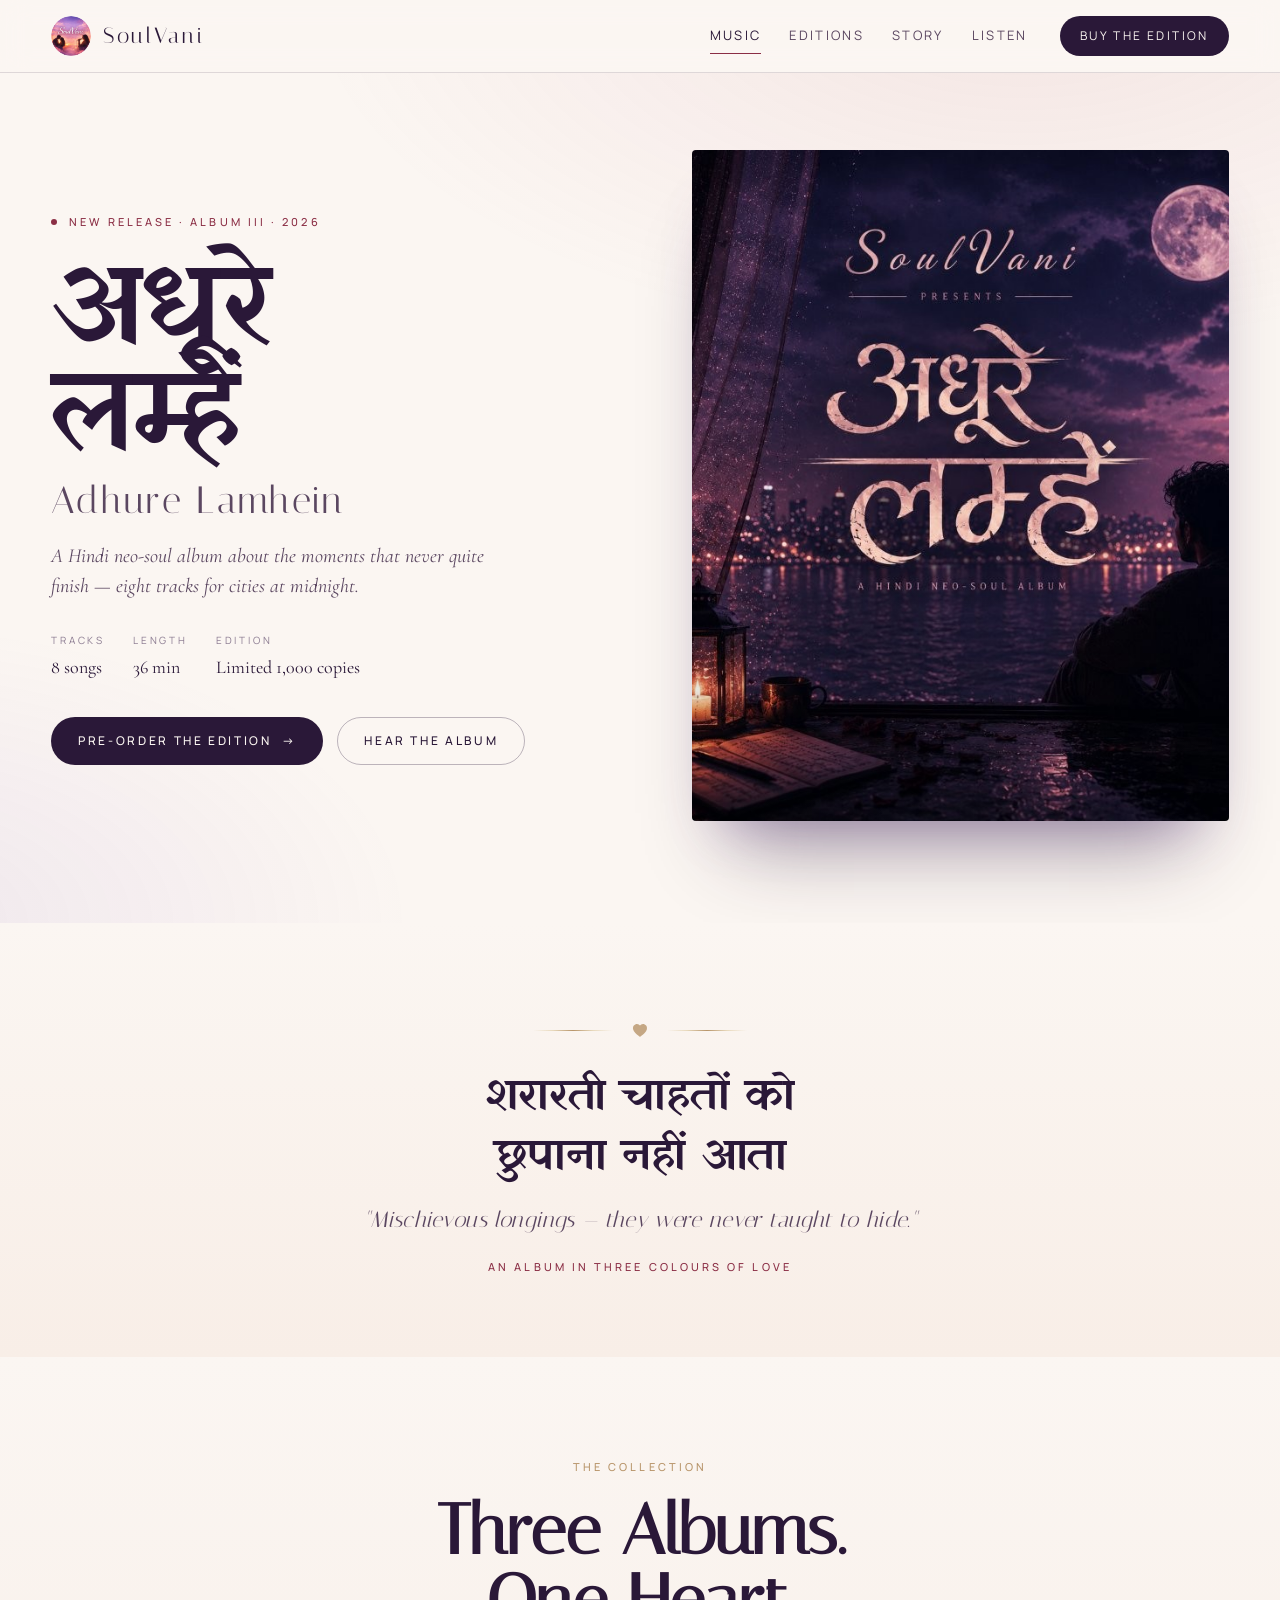
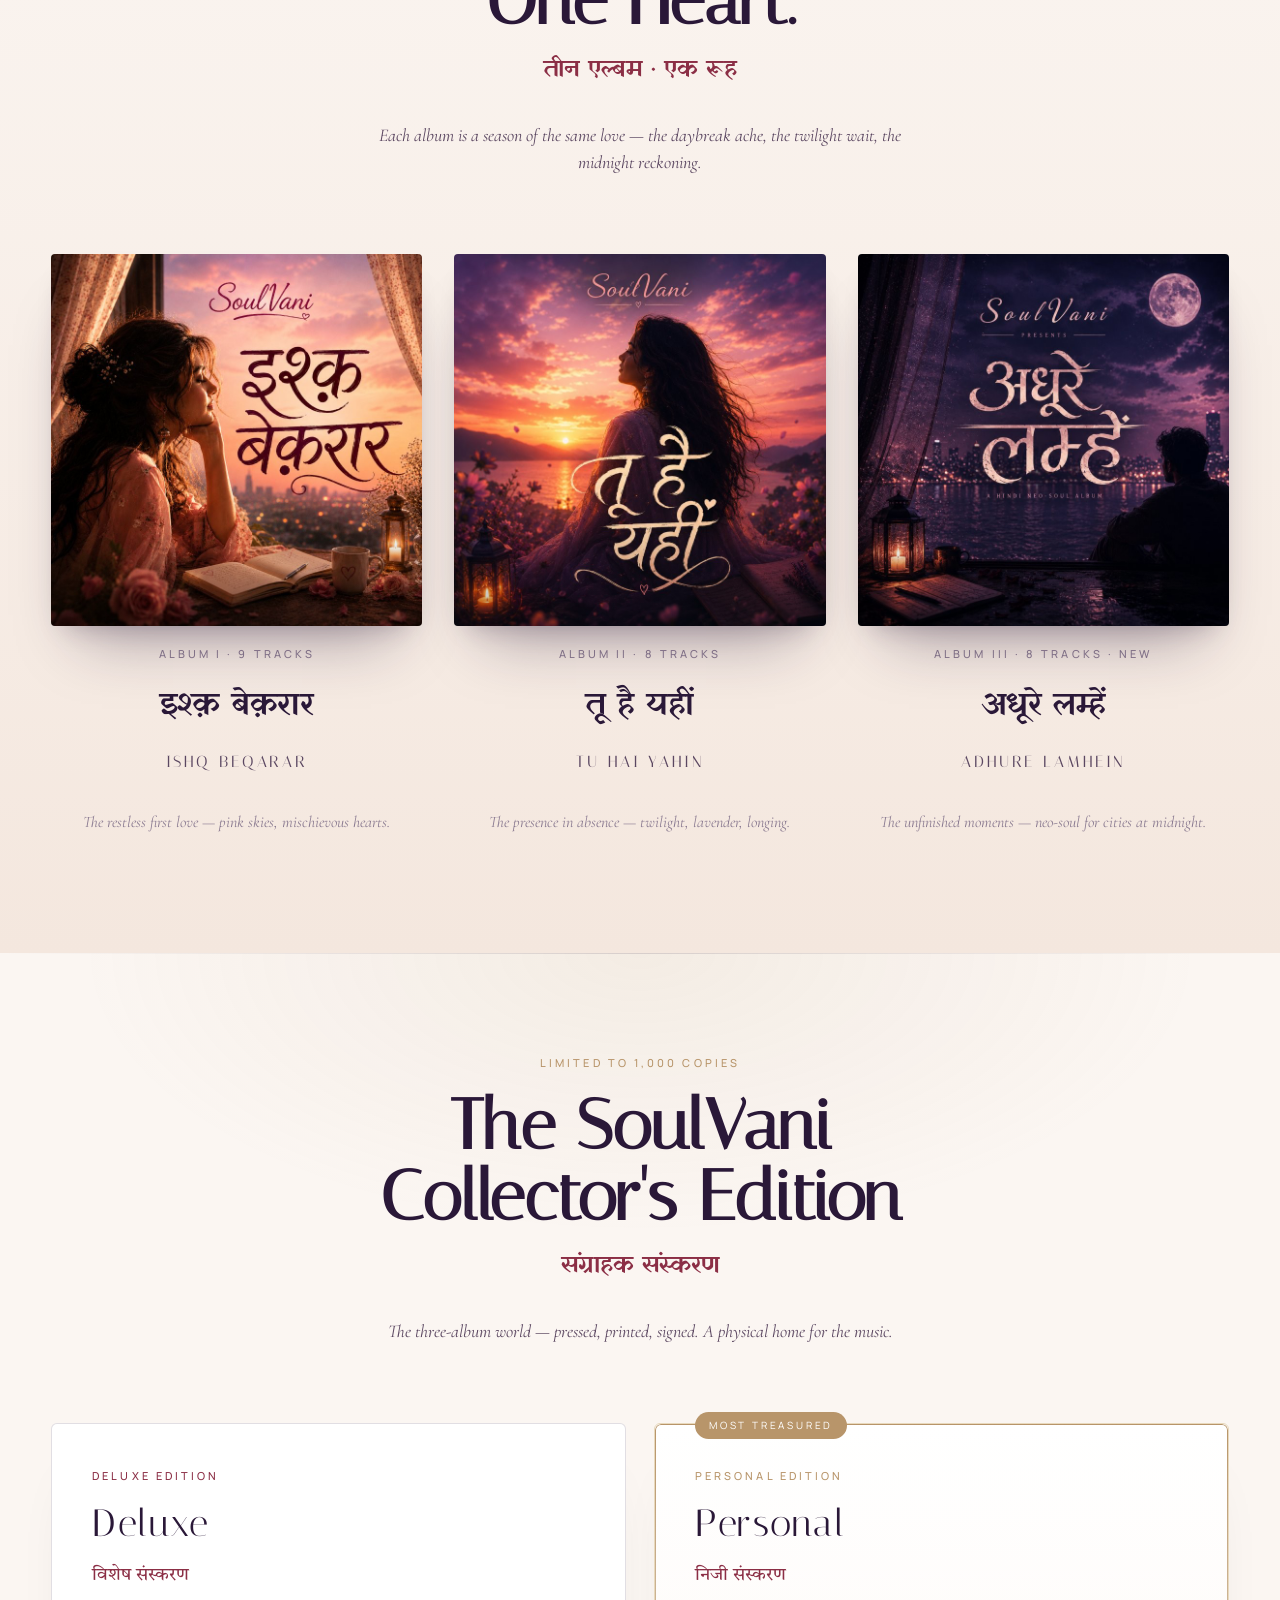
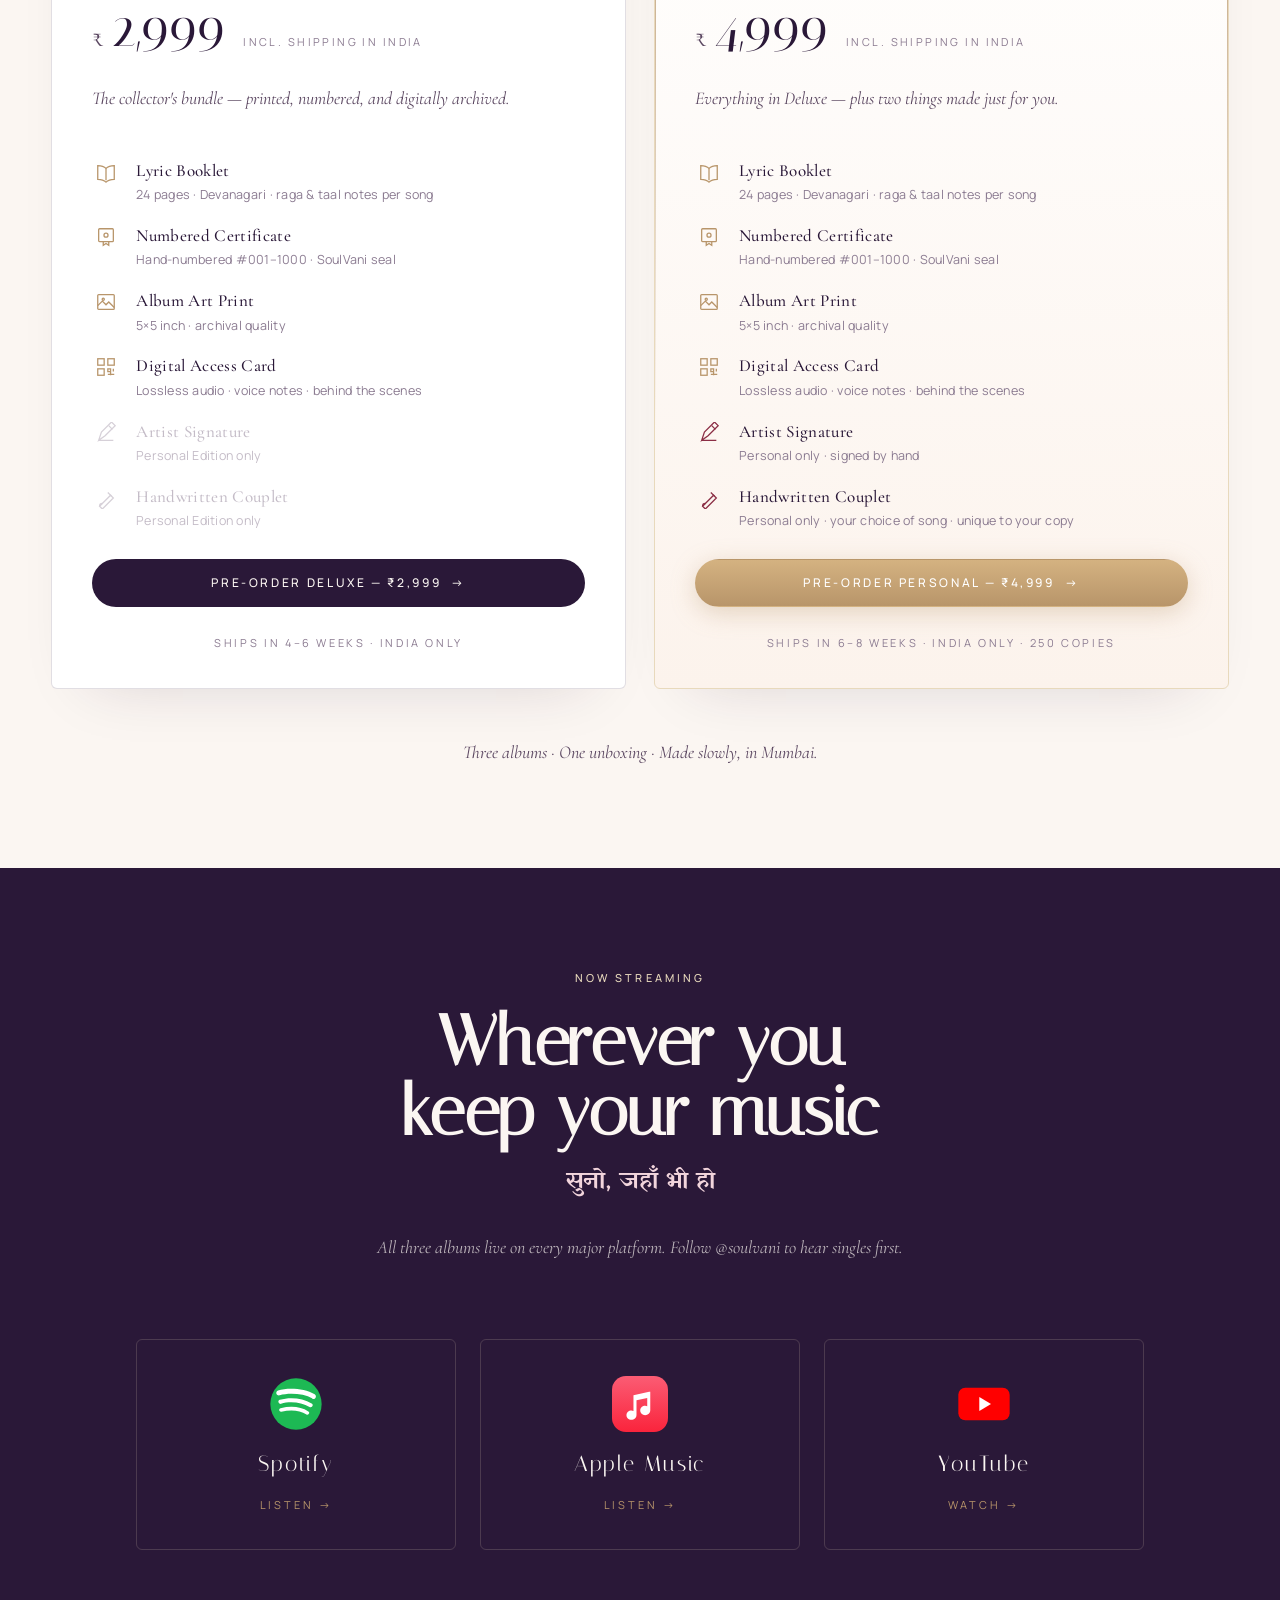
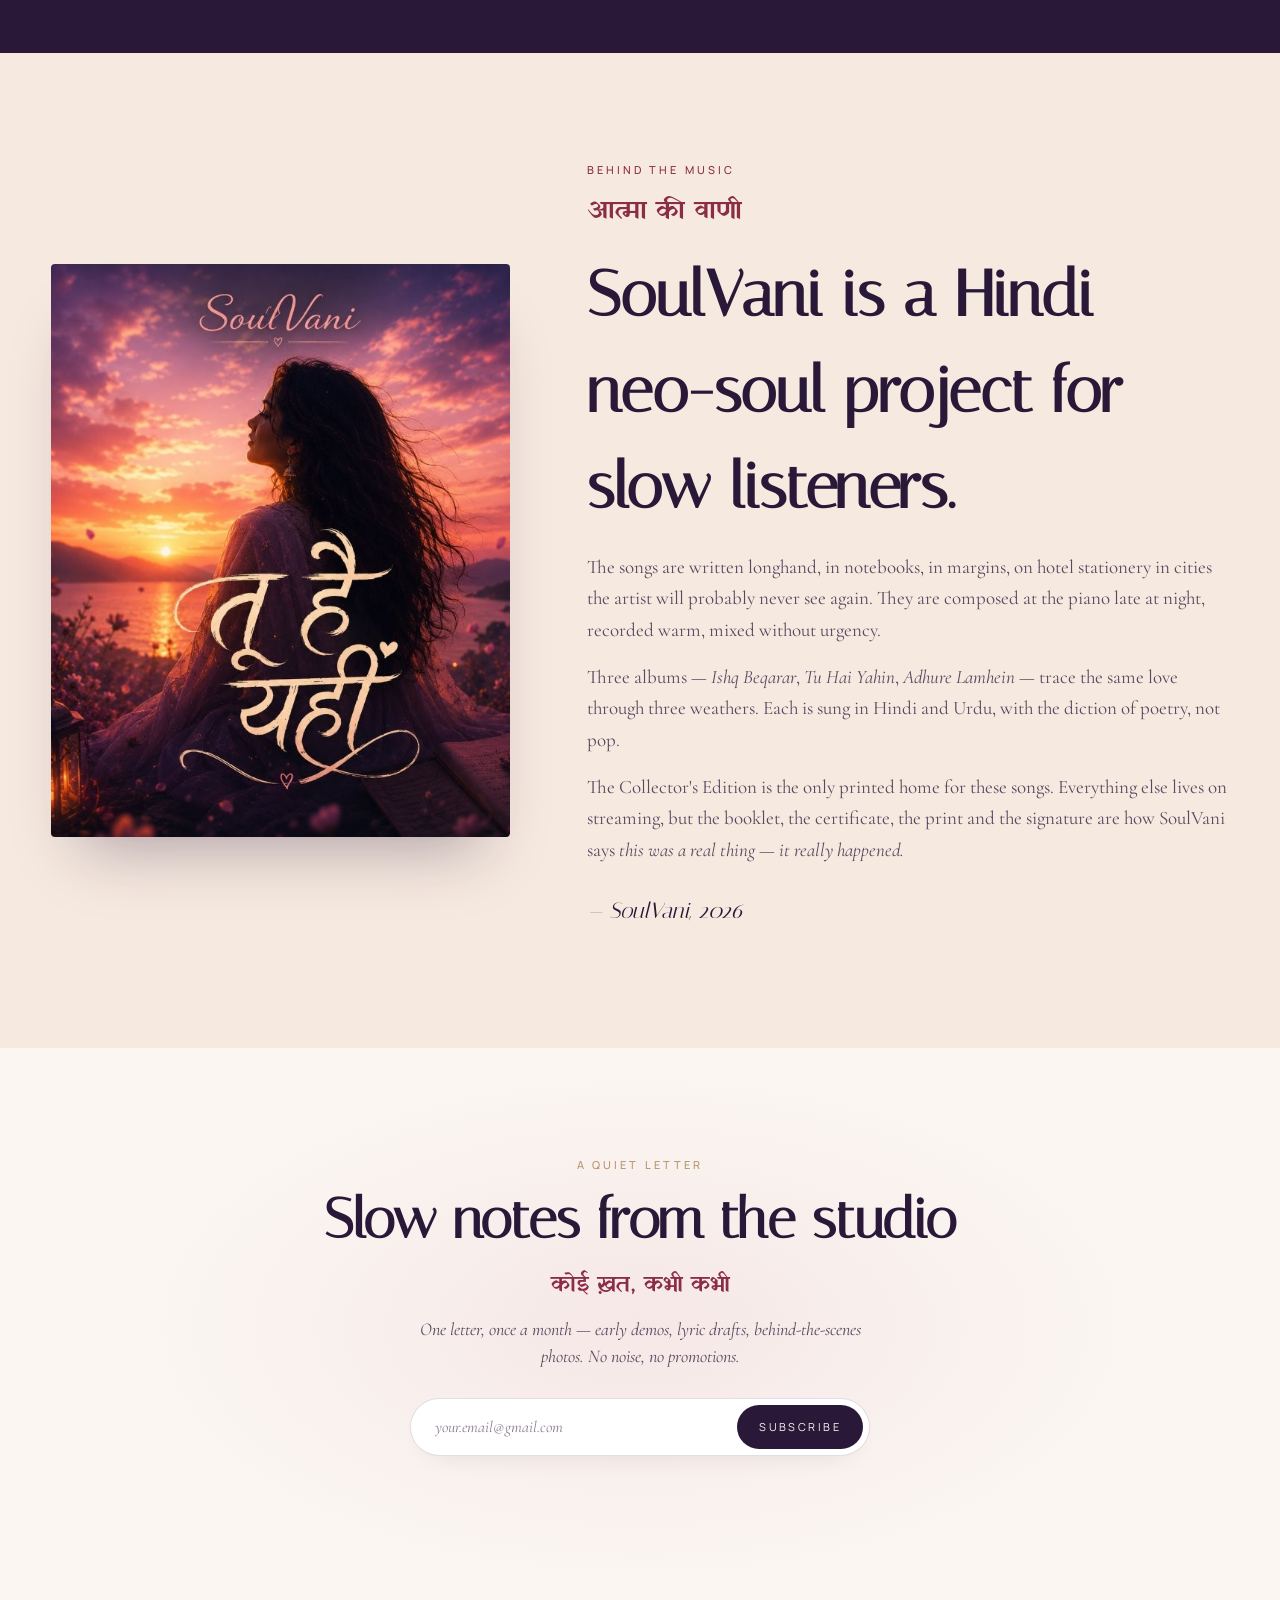
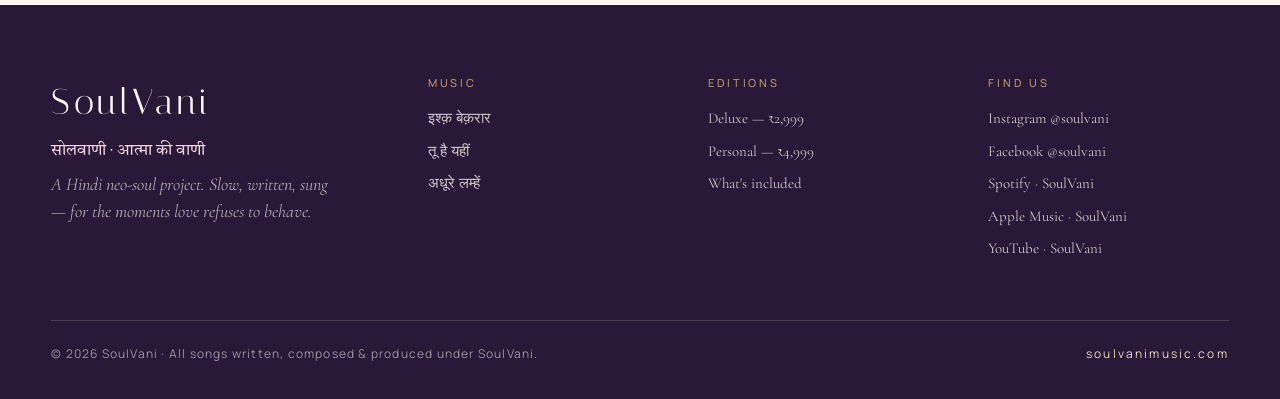
<file: index.html>
<!DOCTYPE html>
<html lang="en">
<head>
<meta charset="UTF-8">
<meta name="viewport" content="width=device-width, initial-scale=1.0">
<title>SoulVani — Hindi Neo-Soul · Collector's Editions</title>
<meta name="description" content="SoulVani — three Hindi neo-soul albums. Deluxe & Personal collector's editions. Pre-order at soulvanimusic.com.">
<link rel="icon" type="image/png" href="assets/logo.png">
<link rel="stylesheet" href="styles.css">
<link rel="stylesheet" href="tweaks.css">
</head>
<body data-page="home">

<div id="nav-mount"></div>

<!-- ========== HERO ========== -->
<header class="hero" data-screen-label="01 Hero">
  <div class="petals" aria-hidden="true"></div>
  <div class="hero-grid">
    <div class="hero-text">
      <div class="eyebrow">
        <span class="dot"></span>
        New release · Album III · 2026
      </div>
      <h1 class="hero-title">
        अधूरे<br>लम्हें
        <span class="en">Adhure Lamhein</span>
      </h1>
      <p class="hero-sub">A Hindi neo-soul album about the moments that never quite finish — eight tracks for cities at midnight.</p>

      <div class="hero-meta">
        <div class="item">
          <span class="label">Tracks</span>
          <span class="val">8 songs</span>
        </div>
        <div class="item">
          <span class="label">Length</span>
          <span class="val">36 min</span>
        </div>
        <div class="item">
          <span class="label">Edition</span>
          <span class="val">Limited 1,000 copies</span>
        </div>
      </div>

      <div class="hero-ctas">
        <a href="#editions" data-buy="deluxe" class="btn btn-primary">
          Pre-order the Edition <span class="arrow">→</span>
        </a>
        <a href="albums/adhure-lamhein.html" class="btn btn-ghost">
          Hear the album
        </a>
      </div>
    </div>

    <div class="hero-art">
      <img src="assets/album-3-cover.jpg" alt="Adhure Lamhein album cover">
    </div>
  </div>
</header>

<!-- ========== LYRIC INTERLUDE ========== -->
<section style="padding: 70px var(--pad); background: linear-gradient(180deg, var(--bg), #F8EEE7); text-align: center;" data-screen-label="02 Couplet">
  <div class="divider-petal"><span class="line"></span><svg viewBox="0 0 24 24" fill="currentColor"><path d="M12 21s-7-4.5-9-9.5C1.5 7 5 4 8 4c2 0 3 1 4 2 1-1 2-2 4-2 3 0 6.5 3 5 7.5-2 5-9 9.5-9 9.5z"/></svg><span class="line"></span></div>
  <div style="max-width: 760px; margin: 0 auto;">
    <p class="h-hindi" style="font-family: var(--hindi-display); font-size: clamp(28px, 4vw, 44px); color: var(--ink); line-height: 1.35;">
      शरारती चाहतों को<br>छुपाना नहीं आता
    </p>
    <p style="font-family: var(--display); font-style: italic; font-size: clamp(18px, 2vw, 22px); color: var(--ink-soft); margin-top: 18px; letter-spacing: 0.02em;">
      "Mischievous longings — they were never taught to hide."
    </p>
    <p class="eyebrow" style="margin-top: 22px;">An album in three colours of love</p>
  </div>
</section>

<!-- ========== THE THREE ALBUMS ========== -->
<section class="trio" id="music" data-screen-label="03 Albums">
  <div class="wrap">
    <div class="section-head">
      <span class="eyebrow gold">The Collection</span>
      <h2>Three Albums.<br>One Heart.</h2>
      <span class="hindi-sub">तीन एल्बम · एक रूह</span>
      <p class="lede">Each album is a season of the same love — the daybreak ache, the twilight wait, the midnight reckoning.</p>
    </div>

    <div class="trio-grid">
      <a href="albums/ishq-beqarar.html" class="album-card">
        <div class="album-cover">
          <img src="assets/album-1-cover.jpg" alt="Ishq Beqarar">
          <span class="listen">View album →</span>
        </div>
        <span class="eyebrow soft">Album I · 9 tracks</span>
        <h3 class="hindi-title">इश्क़ बेक़रार</h3>
        <div class="en-title">Ishq Beqarar</div>
        <p class="mood">The restless first love — pink skies, mischievous hearts.</p>
      </a>

      <a href="albums/tu-hai-yahin.html" class="album-card">
        <div class="album-cover">
          <img src="assets/album-2-cover.jpg" alt="Tu Hai Yahin">
          <span class="listen">View album →</span>
        </div>
        <span class="eyebrow soft">Album II · 8 tracks</span>
        <h3 class="hindi-title">तू है यहीं</h3>
        <div class="en-title">Tu Hai Yahin</div>
        <p class="mood">The presence in absence — twilight, lavender, longing.</p>
      </a>

      <a href="albums/adhure-lamhein.html" class="album-card">
        <div class="album-cover">
          <img src="assets/album-3-cover.jpg" alt="Adhure Lamhein">
          <span class="listen">View album →</span>
        </div>
        <span class="eyebrow soft">Album III · 8 tracks · New</span>
        <h3 class="hindi-title">अधूरे लम्हें</h3>
        <div class="en-title">Adhure Lamhein</div>
        <p class="mood">The unfinished moments — neo-soul for cities at midnight.</p>
      </a>
    </div>
  </div>
</section>

<!-- ========== EDITIONS ========== -->
<section class="editions" id="editions" data-screen-label="04 Editions">
  <div class="wrap">
    <div class="section-head">
      <span class="eyebrow gold">Limited to 1,000 copies</span>
      <h2>The SoulVani<br>Collector's Edition</h2>
      <span class="hindi-sub">संग्राहक संस्करण</span>
      <p class="lede">The three-album world — pressed, printed, signed. A physical home for the music.</p>
    </div>

    <div class="ed-grid">

      <!-- ============ DELUXE ============ -->
      <article class="ed-card">
        <div class="ed-head">
          <span class="eyebrow">Deluxe Edition</span>
          <span class="name">Deluxe</span>
          <span class="hindi">विशेष संस्करण</span>
          <div class="ed-price">
            <span class="rupee">₹</span><span class="amount">2,999</span>
            <span class="units">Incl. shipping in India</span>
          </div>
          <p class="ed-tag">The collector's bundle — printed, numbered, and digitally archived.</p>
        </div>

        <ul class="ed-list">
          <li>
            <span class="ico"><svg viewBox="0 0 24 24"><path d="M3 5c4 0 7 1 9 3 2-2 5-3 9-3v15c-4 0-7 1-9 3-2-2-5-3-9-3V5z"/><path d="M12 8v13"/></svg></span>
            <div>
              <div class="it-name">Lyric Booklet</div>
              <div class="it-desc">24 pages · Devanagari · raga & taal notes per song</div>
            </div>
          </li>
          <li>
            <span class="ico"><svg viewBox="0 0 24 24"><rect x="4" y="3" width="16" height="14" rx="1"/><path d="M9 17v4l3-2 3 2v-4"/><circle cx="12" cy="10" r="2.2"/></svg></span>
            <div>
              <div class="it-name">Numbered Certificate</div>
              <div class="it-desc">Hand-numbered #001–1000 · SoulVani seal</div>
            </div>
          </li>
          <li>
            <span class="ico"><svg viewBox="0 0 24 24"><rect x="3" y="4" width="18" height="16" rx="1"/><path d="M3 16l5-5 4 4 3-3 6 6"/><circle cx="9" cy="9" r="1.2"/></svg></span>
            <div>
              <div class="it-name">Album Art Print</div>
              <div class="it-desc">5×5 inch · archival quality</div>
            </div>
          </li>
          <li>
            <span class="ico"><svg viewBox="0 0 24 24"><rect x="3" y="3" width="7" height="7"/><rect x="14" y="3" width="7" height="7"/><rect x="3" y="14" width="7" height="7"/><path d="M14 14h3v3h-3zM20 14v3M14 20h7M17 17v4"/></svg></span>
            <div>
              <div class="it-name">Digital Access Card</div>
              <div class="it-desc">Lossless audio · voice notes · behind the scenes</div>
            </div>
          </li>
          <li class="muted">
            <span class="ico"><svg viewBox="0 0 24 24"><path d="M4 20h16M4 20l3-9 11-11 4 4-11 11-7 5z"/><path d="M15 4l4 4"/></svg></span>
            <div>
              <div class="it-name">Artist Signature</div>
              <div class="it-desc">Personal Edition only</div>
            </div>
          </li>
          <li class="muted">
            <span class="ico"><svg viewBox="0 0 24 24"><path d="M5 21l3-3 9-9 3 3-9 9-3 3-3-3z"/><path d="M14 6l4 4"/><path d="M5 21c0-2 1-3 3-3"/></svg></span>
            <div>
              <div class="it-name">Handwritten Couplet</div>
              <div class="it-desc">Personal Edition only</div>
            </div>
          </li>
        </ul>

        <button class="btn btn-primary" data-buy="deluxe">
          Pre-order Deluxe — ₹2,999 <span class="arrow">→</span>
        </button>
        <div class="stamp">Ships in 4–6 weeks · India only</div>
      </article>

      <!-- ============ PERSONAL ============ -->
      <article class="ed-card featured">
        <span class="ed-badge">Most Treasured</span>
        <div class="ed-head">
          <span class="eyebrow gold">Personal Edition</span>
          <span class="name">Personal</span>
          <span class="hindi">निजी संस्करण</span>
          <div class="ed-price">
            <span class="rupee">₹</span><span class="amount">4,999</span>
            <span class="units">Incl. shipping in India</span>
          </div>
          <p class="ed-tag">Everything in Deluxe — plus two things made just for you.</p>
        </div>

        <ul class="ed-list">
          <li>
            <span class="ico"><svg viewBox="0 0 24 24"><path d="M3 5c4 0 7 1 9 3 2-2 5-3 9-3v15c-4 0-7 1-9 3-2-2-5-3-9-3V5z"/><path d="M12 8v13"/></svg></span>
            <div>
              <div class="it-name">Lyric Booklet</div>
              <div class="it-desc">24 pages · Devanagari · raga & taal notes per song</div>
            </div>
          </li>
          <li>
            <span class="ico"><svg viewBox="0 0 24 24"><rect x="4" y="3" width="16" height="14" rx="1"/><path d="M9 17v4l3-2 3 2v-4"/><circle cx="12" cy="10" r="2.2"/></svg></span>
            <div>
              <div class="it-name">Numbered Certificate</div>
              <div class="it-desc">Hand-numbered #001–1000 · SoulVani seal</div>
            </div>
          </li>
          <li>
            <span class="ico"><svg viewBox="0 0 24 24"><rect x="3" y="4" width="18" height="16" rx="1"/><path d="M3 16l5-5 4 4 3-3 6 6"/><circle cx="9" cy="9" r="1.2"/></svg></span>
            <div>
              <div class="it-name">Album Art Print</div>
              <div class="it-desc">5×5 inch · archival quality</div>
            </div>
          </li>
          <li>
            <span class="ico"><svg viewBox="0 0 24 24"><rect x="3" y="3" width="7" height="7"/><rect x="14" y="3" width="7" height="7"/><rect x="3" y="14" width="7" height="7"/><path d="M14 14h3v3h-3zM20 14v3M14 20h7M17 17v4"/></svg></span>
            <div>
              <div class="it-name">Digital Access Card</div>
              <div class="it-desc">Lossless audio · voice notes · behind the scenes</div>
            </div>
          </li>
          <li>
            <span class="ico" style="color: var(--rose-deep);"><svg viewBox="0 0 24 24"><path d="M4 20h16M4 20l3-9 11-11 4 4-11 11-7 5z"/><path d="M15 4l4 4"/></svg></span>
            <div>
              <div class="it-name">Artist Signature</div>
              <div class="it-desc">Personal only · signed by hand</div>
            </div>
          </li>
          <li>
            <span class="ico" style="color: var(--rose-deep);"><svg viewBox="0 0 24 24"><path d="M5 21l3-3 9-9 3 3-9 9-3 3-3-3z"/><path d="M14 6l4 4"/><path d="M5 21c0-2 1-3 3-3"/></svg></span>
            <div>
              <div class="it-name">Handwritten Couplet</div>
              <div class="it-desc">Personal only · your choice of song · unique to your copy</div>
            </div>
          </li>
        </ul>

        <button class="btn btn-gold" data-buy="personal">
          Pre-order Personal — ₹4,999 <span class="arrow">→</span>
        </button>
        <div class="stamp">Ships in 6–8 weeks · India only · 250 copies</div>
      </article>
    </div>

    <div style="text-align: center; margin-top: 50px; font-style: italic; color: var(--ink-soft);">
      Three albums · One unboxing · Made slowly, in Mumbai.
    </div>
  </div>
</section>

<!-- ========== STREAMING ========== -->
<section class="stream" id="listen" data-screen-label="05 Streaming">
  <div class="wrap">
    <div class="section-head">
      <span class="eyebrow gold">Now streaming</span>
      <h2>Wherever you<br>keep your music</h2>
      <span class="hindi-sub">सुनो, जहाँ भी हो</span>
      <p class="lede">All three albums live on every major platform. Follow @soulvani to hear singles first.</p>
    </div>

    <div class="stream-row">
      <a href="https://open.spotify.com/" target="_blank" class="stream-card">
        <div class="logo">
          <svg viewBox="0 0 24 24" width="56" height="56" fill="currentColor" style="color: #1DB954;">
            <circle cx="12" cy="12" r="11" fill="#1DB954"/>
            <path fill="#fff" d="M17.5 16.2c-.2.4-.7.5-1 .3-2.9-1.8-6.5-2.2-10.8-1.2-.4.1-.8-.2-.9-.6-.1-.4.2-.8.6-.9 4.7-1.1 8.7-.6 11.9 1.4.4.2.5.7.2 1zm1.5-3.2c-.3.4-.8.6-1.2.3-3.3-2-8.3-2.6-12.2-1.4-.5.2-1-.2-1.1-.6-.2-.5.1-1 .6-1.1 4.4-1.3 9.9-.7 13.6 1.6.5.2.6.8.3 1.2zm.1-3.4C15.1 7.4 8.6 7.2 5 8.3c-.6.2-1.2-.2-1.4-.7-.2-.6.2-1.2.7-1.4 4.1-1.3 11.3-1 15.7 1.6.5.3.7 1 .4 1.5-.3.6-1 .7-1.5.4z"/>
          </svg>
        </div>
        <div class="name">Spotify</div>
        <span class="listen">Listen →</span>
      </a>

      <a href="https://music.apple.com/" target="_blank" class="stream-card">
        <div class="logo">
          <svg viewBox="0 0 24 24" width="56" height="56">
            <defs><linearGradient id="am" x1="0" y1="0" x2="0" y2="1"><stop offset="0" stop-color="#FB5C74"/><stop offset="1" stop-color="#FA243C"/></linearGradient></defs>
            <rect width="24" height="24" rx="6" fill="url(#am)"/>
            <path fill="#fff" d="M16.4 6.2v8.4c0 1.4-1 2.2-2.2 2.2s-2.1-.9-2.1-2c0-1.2 1-2 2.1-2 .3 0 .6.1.9.2V9.4l-4.6 1v6.2c0 1.4-1 2.2-2.2 2.2s-2.1-.9-2.1-2c0-1.2 1-2 2.1-2 .3 0 .6.1.9.2V8.2l7.2-1.6z"/>
          </svg>
        </div>
        <div class="name">Apple Music</div>
        <span class="listen">Listen →</span>
      </a>

      <a href="https://youtube.com/@soulvani" target="_blank" class="stream-card">
        <div class="logo">
          <svg viewBox="0 0 24 24" width="56" height="56">
            <rect x="1" y="5" width="22" height="14" rx="3" fill="#FF0000"/>
            <path d="M10 9l5 3-5 3z" fill="#fff"/>
          </svg>
        </div>
        <div class="name">YouTube</div>
        <span class="listen">Watch →</span>
      </a>
    </div>
  </div>
</section>

<!-- ========== STORY / ARTIST ========== -->
<section class="story" id="story" data-screen-label="06 Story">
  <div class="wrap">
    <div class="story-grid">
      <div class="story-portrait">
        <img src="assets/album-2-cover.jpg" alt="SoulVani">
      </div>
      <div>
        <span class="eyebrow">Behind the music</span>
        <div class="hindi-sub" style="margin-top: 10px;">आत्मा की वाणी</div>
        <h2>SoulVani is a Hindi neo-soul project for slow listeners.</h2>
        <p>The songs are written longhand, in notebooks, in margins, on hotel stationery in cities the artist will probably never see again. They are composed at the piano late at night, recorded warm, mixed without urgency.</p>
        <p>Three albums — <em>Ishq Beqarar</em>, <em>Tu Hai Yahin</em>, <em>Adhure Lamhein</em> — trace the same love through three weathers. Each is sung in Hindi and Urdu, with the diction of poetry, not pop.</p>
        <p>The Collector's Edition is the only printed home for these songs. Everything else lives on streaming, but the booklet, the certificate, the print and the signature are how SoulVani says <em>this was a real thing — it really happened.</em></p>
        <p class="signature">— SoulVani, 2026</p>
      </div>
    </div>
  </div>
</section>

<!-- ========== NEWSLETTER ========== -->
<section class="news" data-screen-label="07 Newsletter">
  <div class="wrap">
    <span class="eyebrow gold">A quiet letter</span>
    <h2>Slow notes from the studio</h2>
    <div class="hindi-sub">कोई ख़त, कभी कभी</div>
    <p>One letter, once a month — early demos, lyric drafts, behind-the-scenes photos. No noise, no promotions.</p>
    <form id="news-form">
      <input type="email" placeholder="your.email@gmail.com" required>
      <button type="submit">Subscribe</button>
    </form>
    <div class="thanks" id="news-thanks">शुक्रिया — your first letter is on its way.</div>
  </div>
</section>

<div id="foot-mount"></div>
<div id="modal-mount"></div>

<script src="partials.js"></script>
<script src="app.js"></script>
</body>
</html>
</file>
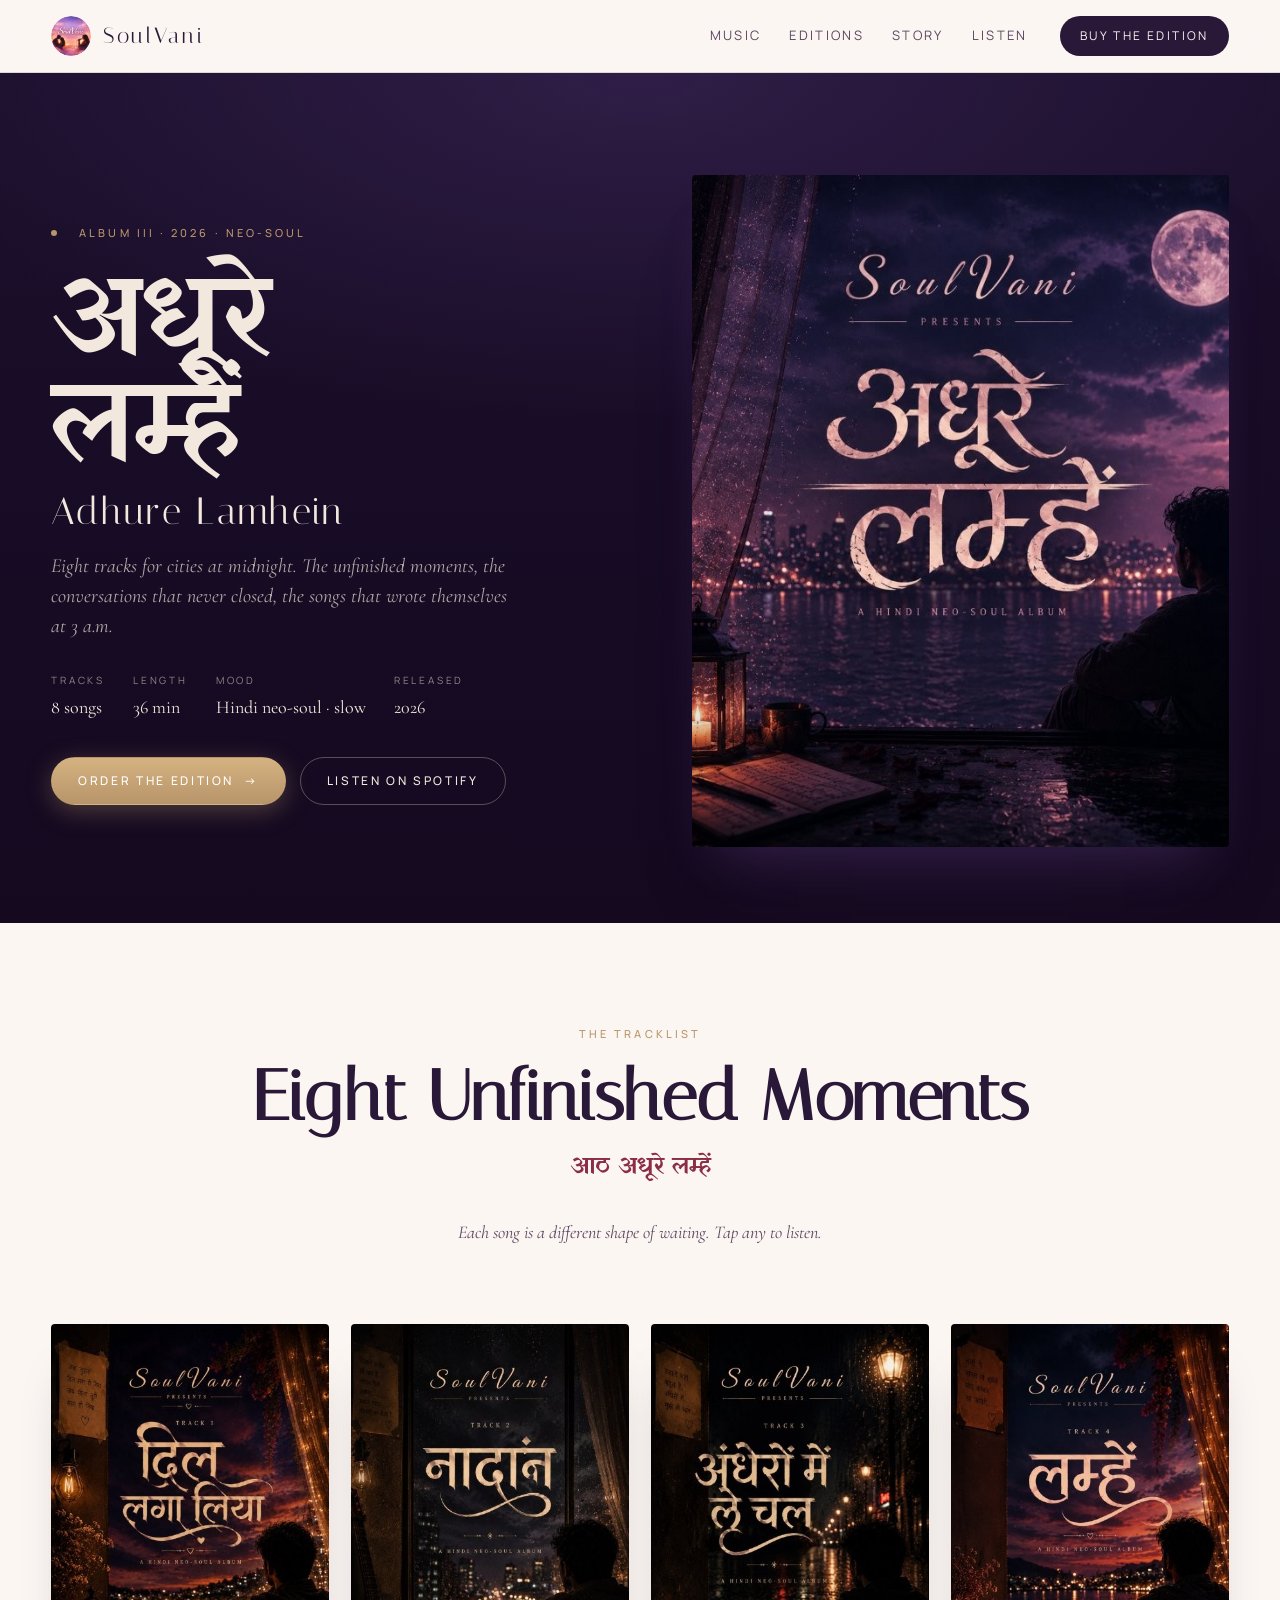
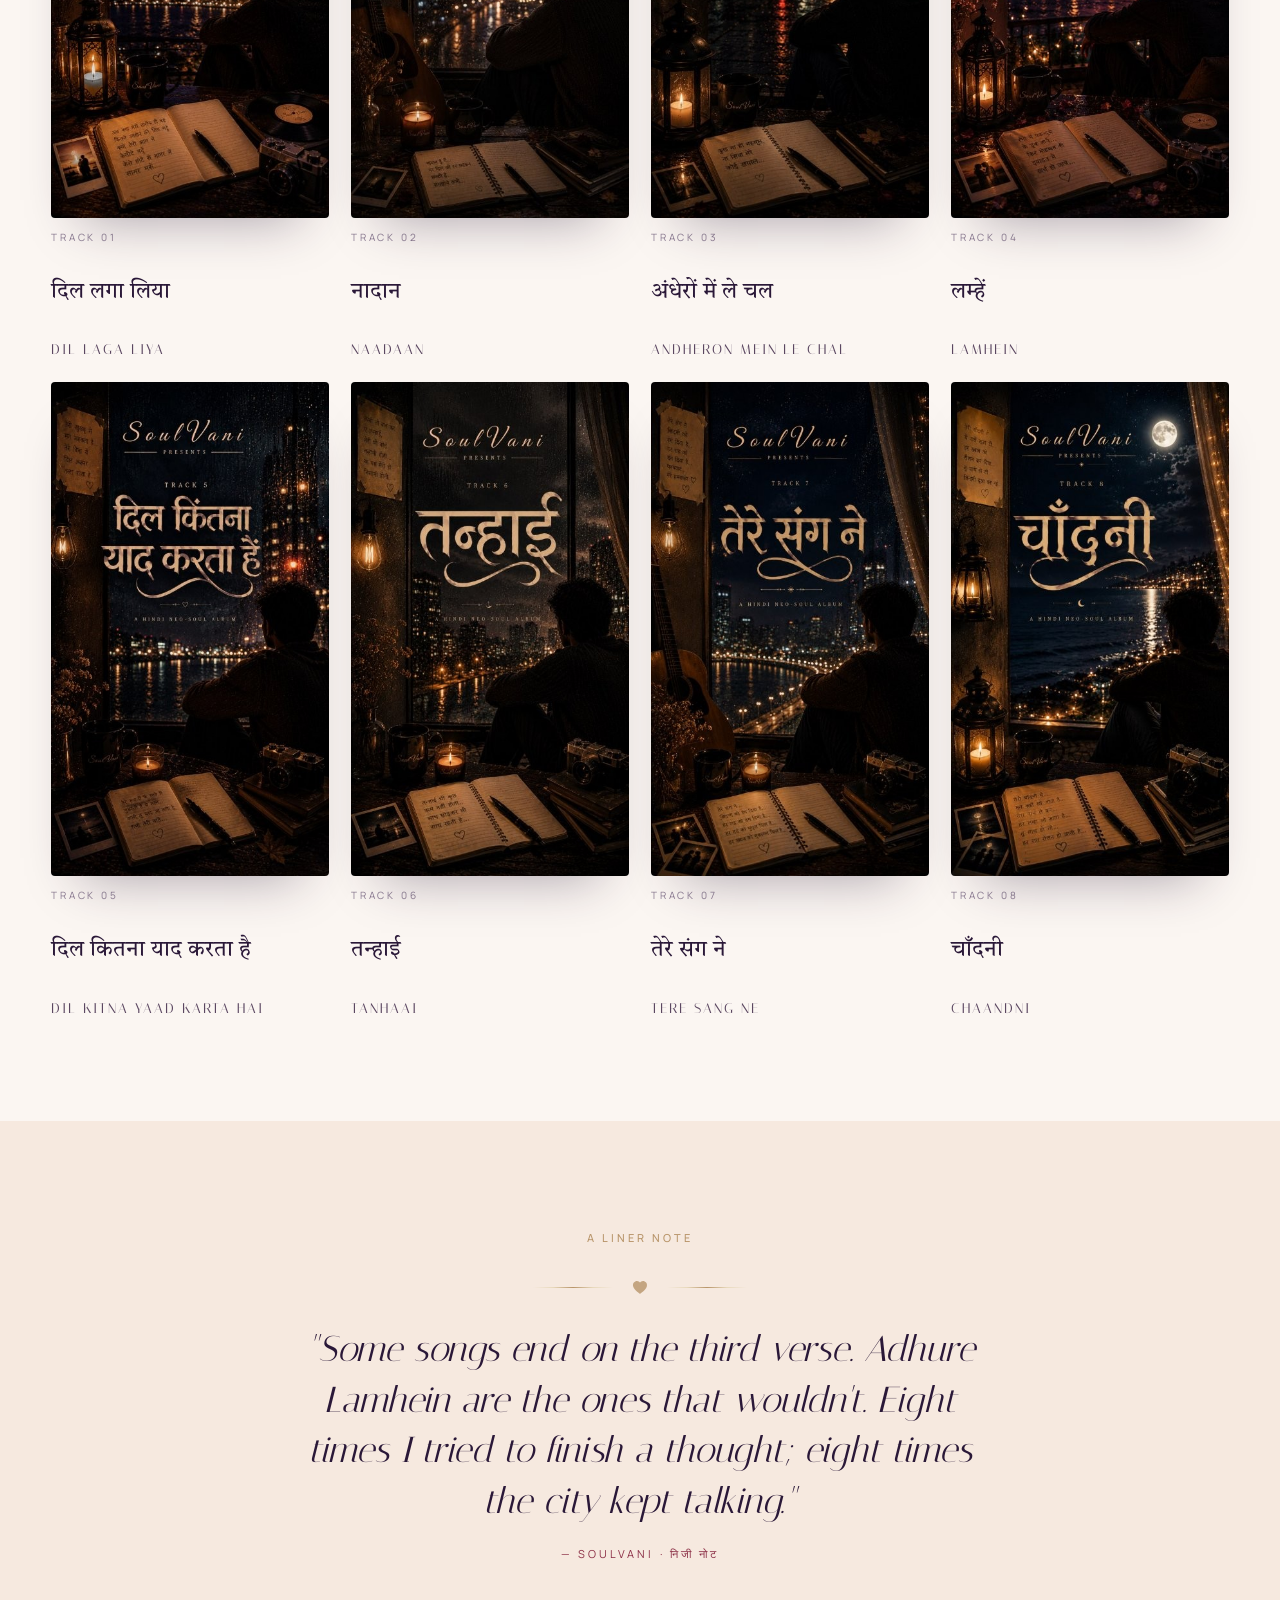
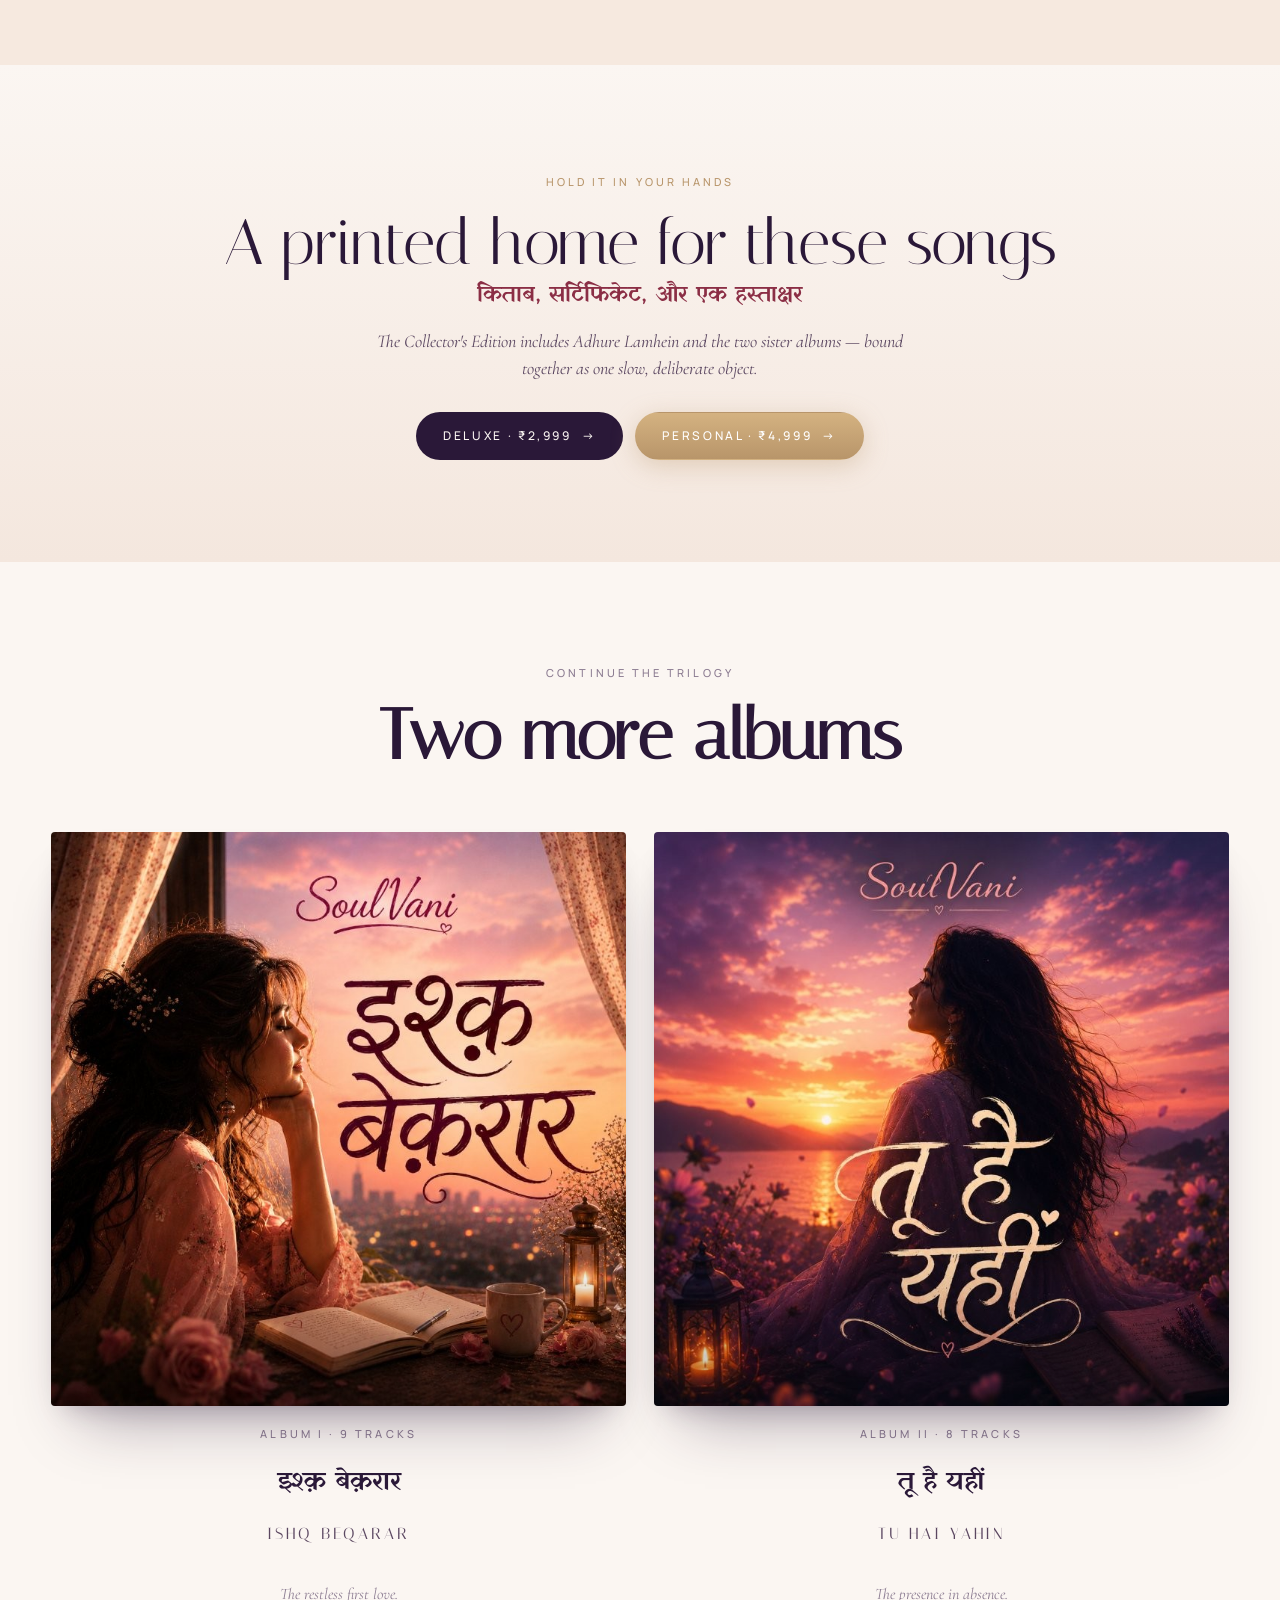
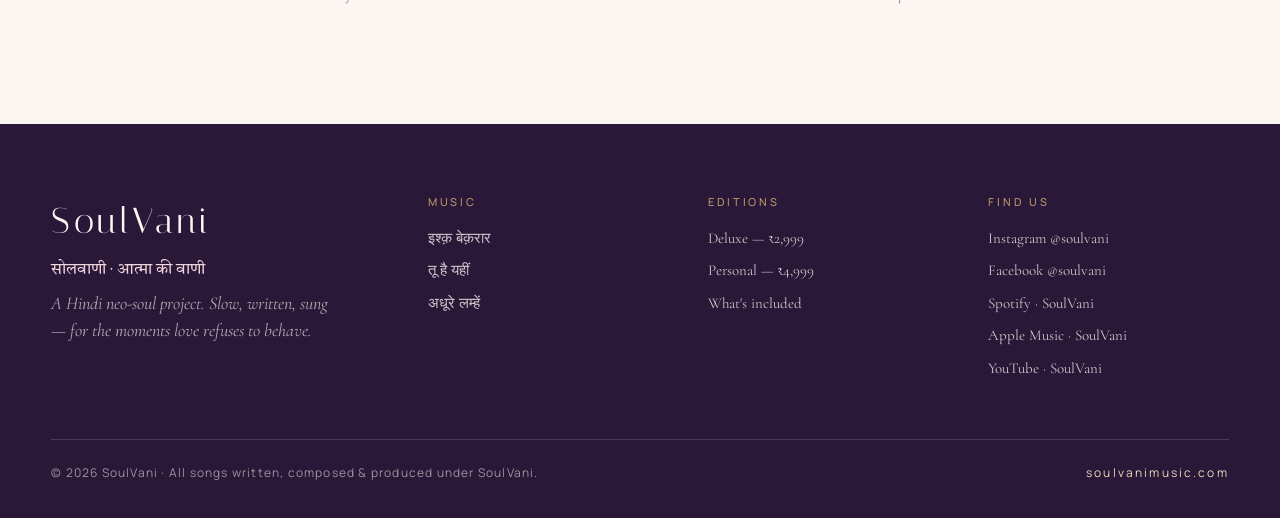
<file: albums/adhure-lamhein.html>
<!DOCTYPE html>
<html lang="en">
<head>
<meta charset="UTF-8">
<meta name="viewport" content="width=device-width, initial-scale=1.0">
<title>अधूरे लम्हें — SoulVani</title>
<link rel="icon" type="image/png" href="../assets/logo.png">
<link rel="stylesheet" href="../styles.css">
<link rel="stylesheet" href="../tweaks.css">
<style>
  /* asset paths from /albums/ */
  .nav-logo img { /* relative-safe via partials */ }
</style>
</head>
<body data-page="album">

<div id="nav-mount"></div>

<!-- ========== HERO ========== -->
<header class="album-hero theme-night" data-screen-label="Album 3 — Adhure Lamhein">
  <div class="hero-grid">
    <div class="hero-text">
      <div class="eyebrow">
        <span style="display:inline-block;width:6px;height:6px;border-radius:50%;background:var(--gold);vertical-align:middle;margin-right:10px;"></span>
        Album III · 2026 · Neo-Soul
      </div>
      <h1 class="hero-title">
        अधूरे<br>लम्हें
        <span class="en">Adhure Lamhein</span>
      </h1>
      <p class="hero-sub">Eight tracks for cities at midnight. The unfinished moments, the conversations that never closed, the songs that wrote themselves at 3 a.m.</p>

      <div class="hero-meta">
        <div class="item"><span class="label">Tracks</span><span class="val">8 songs</span></div>
        <div class="item"><span class="label">Length</span><span class="val">36 min</span></div>
        <div class="item"><span class="label">Mood</span><span class="val">Hindi neo-soul · slow</span></div>
        <div class="item"><span class="label">Released</span><span class="val">2026</span></div>
      </div>

      <div class="hero-ctas">
        <a href="../index.html#editions" data-buy="deluxe" class="btn btn-gold">
          Order the Edition <span class="arrow">→</span>
        </a>
        <a href="https://open.spotify.com/" target="_blank" class="btn btn-ghost">
          Listen on Spotify
        </a>
      </div>
    </div>

    <div class="hero-art">
      <img src="../assets/album-3-cover.jpg" alt="Adhure Lamhein">
    </div>
  </div>
</header>

<!-- ========== TRACKS ========== -->
<section class="tracks" data-screen-label="Tracks">
  <div class="wrap">
    <div class="section-head">
      <span class="eyebrow gold">The Tracklist</span>
      <h2>Eight Unfinished Moments</h2>
      <span class="hindi-sub">आठ अधूरे लम्हें</span>
      <p class="lede">Each song is a different shape of waiting. Tap any to listen.</p>
    </div>

    <div class="tracks-grid">
      <a class="track" href="https://open.spotify.com/" target="_blank">
        <div class="track-art">
          <img src="../assets/album-3/track-1.jpg" alt="Dil Laga Liya">
          <span class="track-play"><svg viewBox="0 0 24 24" fill="currentColor"><path d="M8 5v14l11-7z"/></svg></span>
        </div>
        <span class="track-num">Track 01</span>
        <h3 class="track-title-hi">दिल लगा लिया</h3>
        <div class="track-title-en">Dil Laga Liya</div>
      </a>
      <a class="track" href="https://open.spotify.com/" target="_blank">
        <div class="track-art">
          <img src="../assets/album-3/track-2.jpg" alt="Naadaan">
          <span class="track-play"><svg viewBox="0 0 24 24" fill="currentColor"><path d="M8 5v14l11-7z"/></svg></span>
        </div>
        <span class="track-num">Track 02</span>
        <h3 class="track-title-hi">नादान</h3>
        <div class="track-title-en">Naadaan</div>
      </a>
      <a class="track" href="https://open.spotify.com/" target="_blank">
        <div class="track-art">
          <img src="../assets/album-3/track-3.jpg" alt="Andheron Mein Le Chal">
          <span class="track-play"><svg viewBox="0 0 24 24" fill="currentColor"><path d="M8 5v14l11-7z"/></svg></span>
        </div>
        <span class="track-num">Track 03</span>
        <h3 class="track-title-hi">अंधेरों में ले चल</h3>
        <div class="track-title-en">Andheron Mein Le Chal</div>
      </a>
      <a class="track" href="https://open.spotify.com/" target="_blank">
        <div class="track-art">
          <img src="../assets/album-3/track-4.jpg" alt="Lamhein">
          <span class="track-play"><svg viewBox="0 0 24 24" fill="currentColor"><path d="M8 5v14l11-7z"/></svg></span>
        </div>
        <span class="track-num">Track 04</span>
        <h3 class="track-title-hi">लम्हें</h3>
        <div class="track-title-en">Lamhein</div>
      </a>
      <a class="track" href="https://open.spotify.com/" target="_blank">
        <div class="track-art">
          <img src="../assets/album-3/track-5.jpg" alt="Dil Kitna Yaad Karta Hai">
          <span class="track-play"><svg viewBox="0 0 24 24" fill="currentColor"><path d="M8 5v14l11-7z"/></svg></span>
        </div>
        <span class="track-num">Track 05</span>
        <h3 class="track-title-hi">दिल कितना याद करता है</h3>
        <div class="track-title-en">Dil Kitna Yaad Karta Hai</div>
      </a>
      <a class="track" href="https://open.spotify.com/" target="_blank">
        <div class="track-art">
          <img src="../assets/album-3/track-6.jpg" alt="Tanhaai">
          <span class="track-play"><svg viewBox="0 0 24 24" fill="currentColor"><path d="M8 5v14l11-7z"/></svg></span>
        </div>
        <span class="track-num">Track 06</span>
        <h3 class="track-title-hi">तन्हाई</h3>
        <div class="track-title-en">Tanhaai</div>
      </a>
      <a class="track" href="https://open.spotify.com/" target="_blank">
        <div class="track-art">
          <img src="../assets/album-3/track-7.jpg" alt="Tere Sang Ne">
          <span class="track-play"><svg viewBox="0 0 24 24" fill="currentColor"><path d="M8 5v14l11-7z"/></svg></span>
        </div>
        <span class="track-num">Track 07</span>
        <h3 class="track-title-hi">तेरे संग ने</h3>
        <div class="track-title-en">Tere Sang Ne</div>
      </a>
      <a class="track" href="https://open.spotify.com/" target="_blank">
        <div class="track-art">
          <img src="../assets/album-3/track-8.jpg" alt="Chaandni">
          <span class="track-play"><svg viewBox="0 0 24 24" fill="currentColor"><path d="M8 5v14l11-7z"/></svg></span>
        </div>
        <span class="track-num">Track 08</span>
        <h3 class="track-title-hi">चाँदनी</h3>
        <div class="track-title-en">Chaandni</div>
      </a>
    </div>
  </div>
</section>

<!-- ========== NOTE ========== -->
<section class="album-note" data-screen-label="Liner Note">
  <div class="wrap">
    <span class="eyebrow gold">A liner note</span>
    <div class="divider-petal"><span class="line"></span><svg viewBox="0 0 24 24" fill="currentColor"><path d="M12 21s-7-4.5-9-9.5C1.5 7 5 4 8 4c2 0 3 1 4 2 1-1 2-2 4-2 3 0 6.5 3 5 7.5-2 5-9 9.5-9 9.5z"/></svg><span class="line"></span></div>
    <blockquote>
      "Some songs end on the third verse. <em>Adhure Lamhein</em> are the ones that wouldn't. Eight times I tried to finish a thought; eight times the city kept talking."
    </blockquote>
    <div class="author">— SoulVani · निजी नोट</div>
  </div>
</section>

<!-- ========== EDITION CTA ========== -->
<section style="background: linear-gradient(180deg, var(--bg), #F4E7DE); text-align: center;" data-screen-label="Buy CTA">
  <div class="wrap">
    <span class="eyebrow gold">Hold it in your hands</span>
    <h2 class="h-display" style="font-size: clamp(40px,5vw,64px); margin: 16px 0 8px;">A printed home for these songs</h2>
    <div class="h-hindi" style="font-family: var(--hindi-display); color: var(--rose-deep); font-size: 22px;">किताब, सर्टिफिकेट, और एक हस्ताक्षर</div>
    <p style="font-style: italic; color: var(--ink-soft); max-width: 560px; margin: 18px auto 30px;">
      The Collector's Edition includes <em>Adhure Lamhein</em> and the two sister albums — bound together as one slow, deliberate object.
    </p>
    <div style="display:flex; justify-content:center; gap: 12px; flex-wrap: wrap;">
      <button class="btn btn-primary" data-buy="deluxe">Deluxe · ₹2,999 <span class="arrow">→</span></button>
      <button class="btn btn-gold" data-buy="personal">Personal · ₹4,999 <span class="arrow">→</span></button>
    </div>
  </div>
</section>

<!-- ========== OTHER ALBUMS ========== -->
<section class="album-other" data-screen-label="Other Albums">
  <div class="wrap">
    <div class="section-head">
      <span class="eyebrow soft">Continue the trilogy</span>
      <h2>Two more albums</h2>
    </div>
    <div class="album-other-grid">
      <a href="ishq-beqarar.html" class="album-card">
        <div class="album-cover">
          <img src="../assets/album-1-cover.jpg" alt="Ishq Beqarar">
          <span class="listen">View album →</span>
        </div>
        <span class="eyebrow soft">Album I · 9 tracks</span>
        <h3 class="hindi-title">इश्क़ बेक़रार</h3>
        <div class="en-title">Ishq Beqarar</div>
        <p class="mood">The restless first love.</p>
      </a>
      <a href="tu-hai-yahin.html" class="album-card">
        <div class="album-cover">
          <img src="../assets/album-2-cover.jpg" alt="Tu Hai Yahin">
          <span class="listen">View album →</span>
        </div>
        <span class="eyebrow soft">Album II · 8 tracks</span>
        <h3 class="hindi-title">तू है यहीं</h3>
        <div class="en-title">Tu Hai Yahin</div>
        <p class="mood">The presence in absence.</p>
      </a>
    </div>
  </div>
</section>

<div id="foot-mount"></div>
<div id="modal-mount"></div>

<script>
  // partials.js path needs to be ../ from /albums/. Tell partials to rewrite asset paths.
  window.__assetBase = '../';
</script>
<script src="../partials.js"></script>
<script src="../app.js"></script>
</body>
</html>
</file>
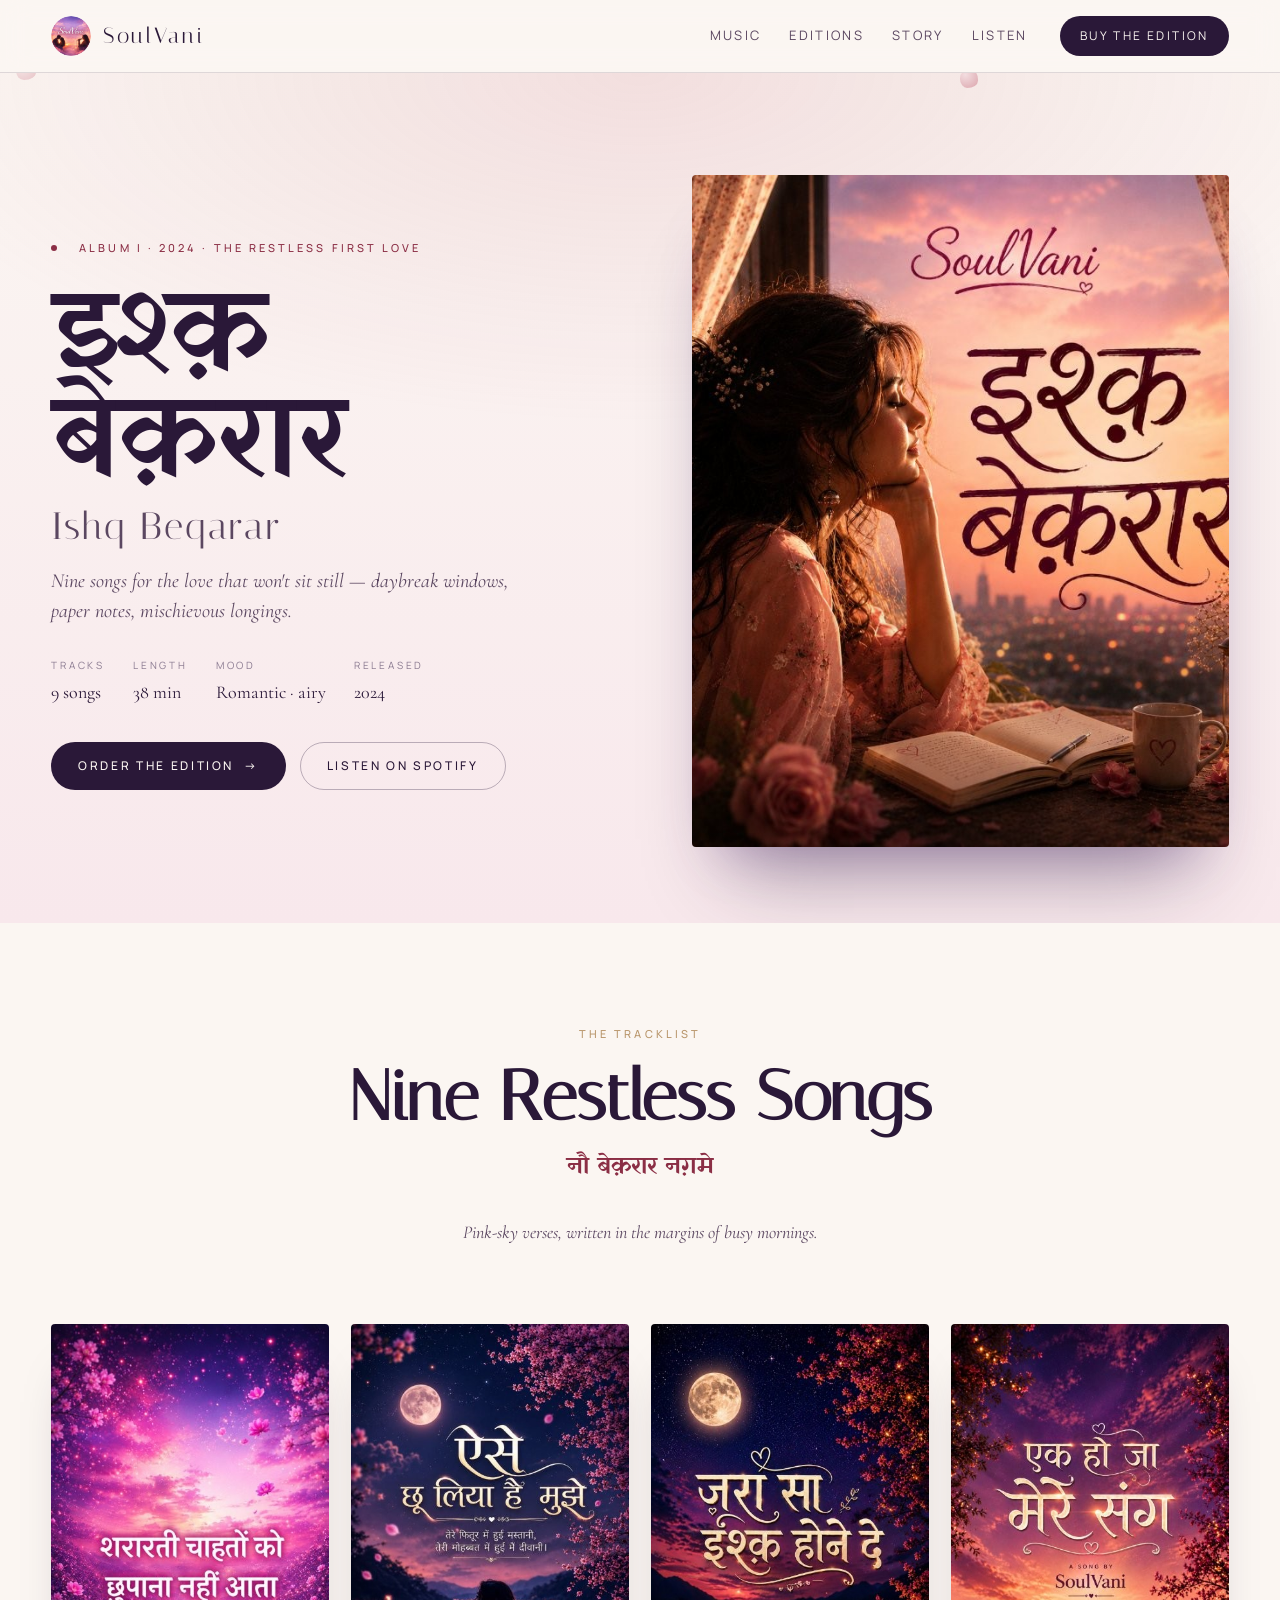
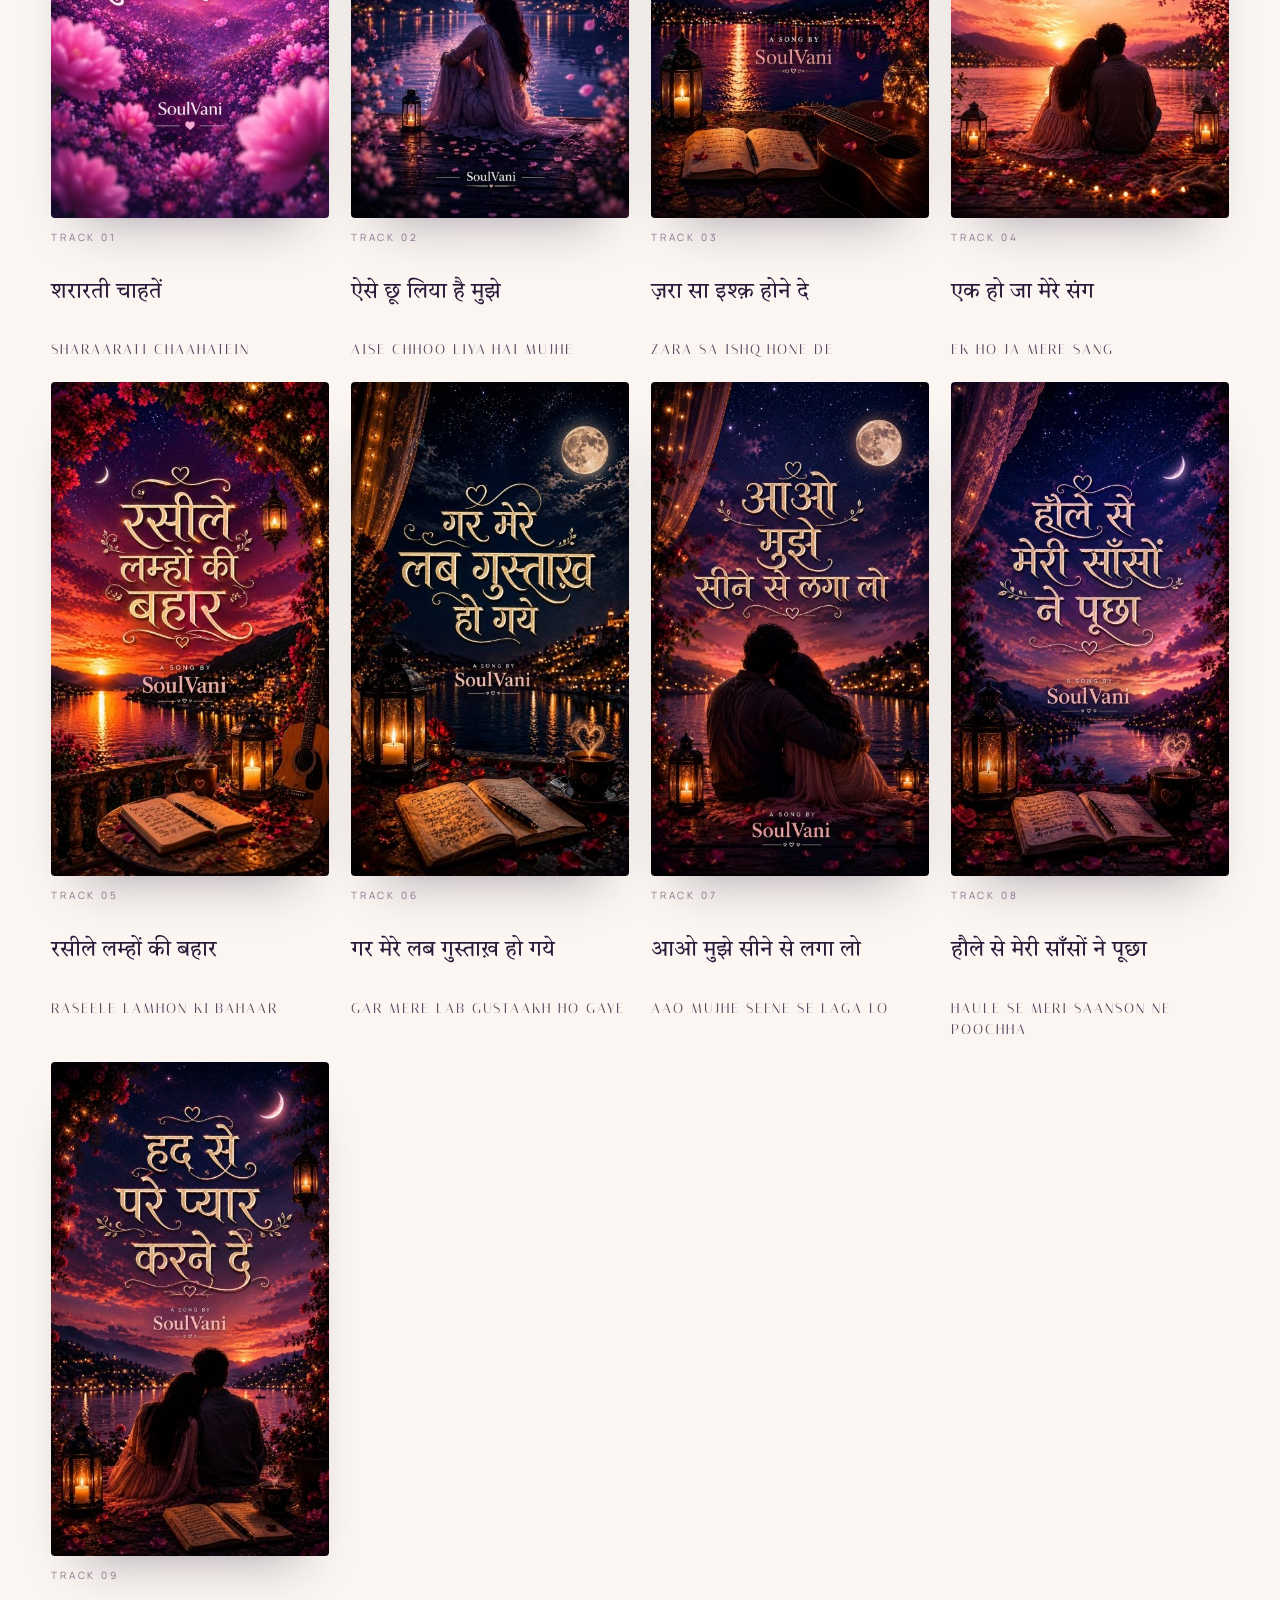
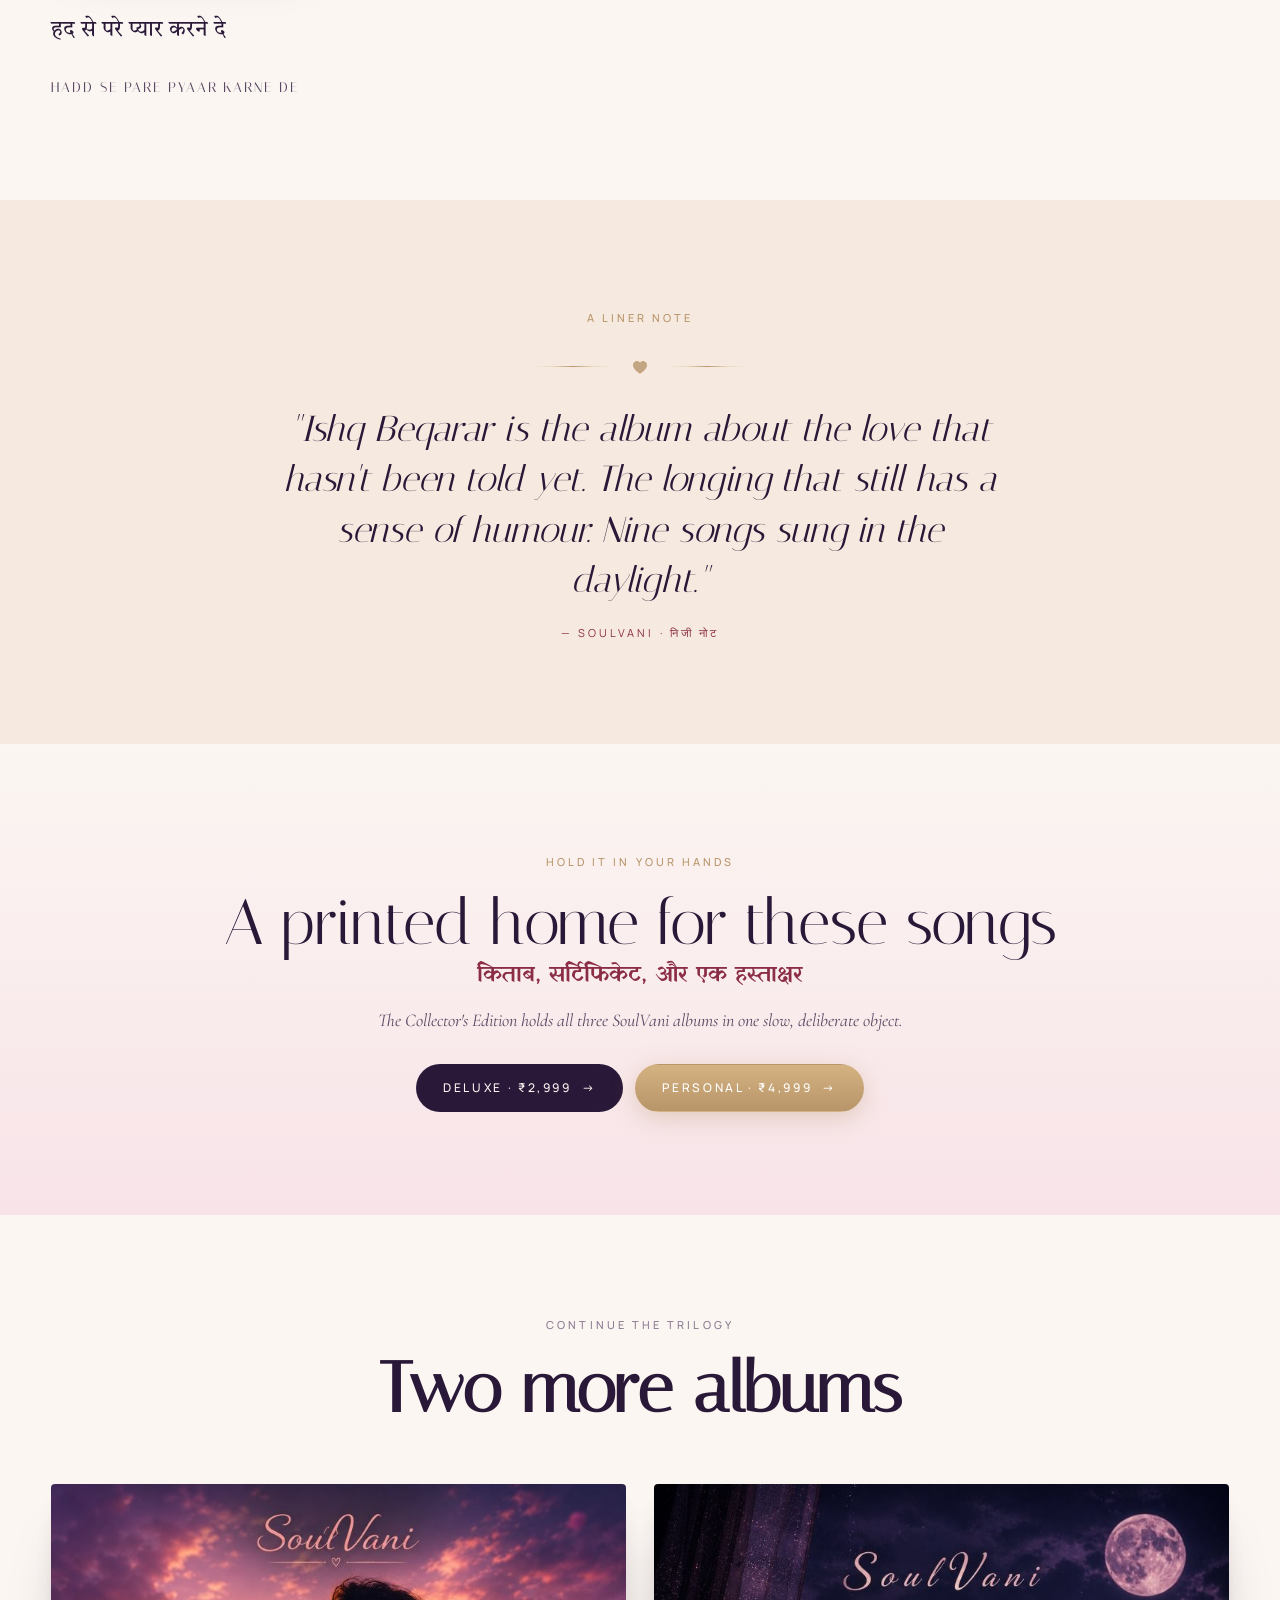
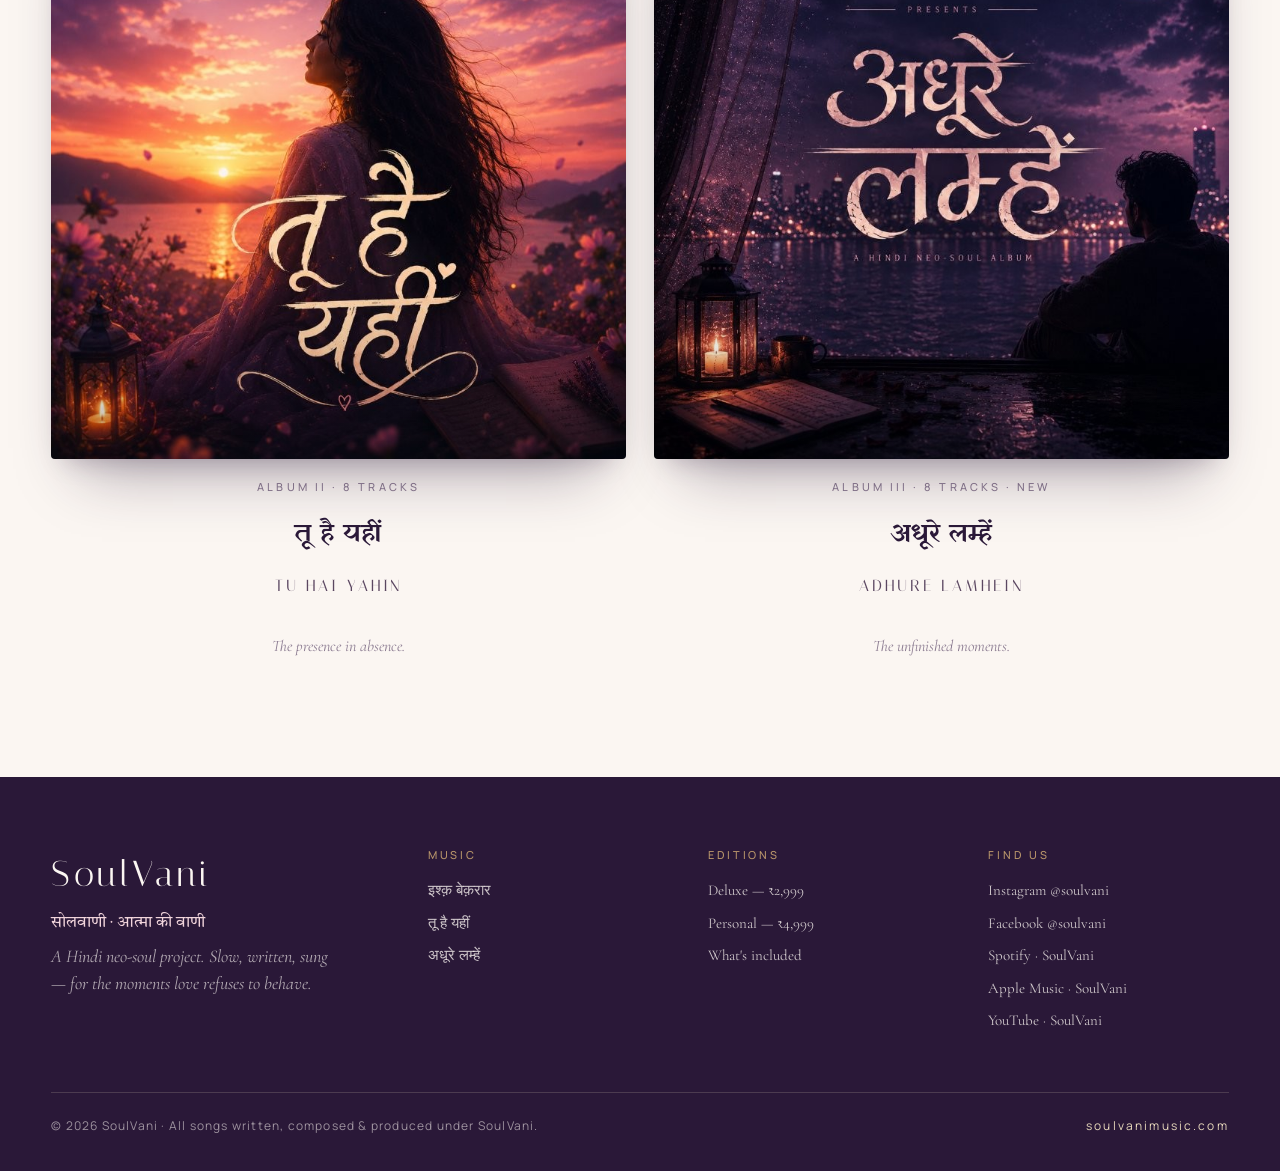
<file: albums/ishq-beqarar.html>
<!DOCTYPE html>
<html lang="en">
<head>
<meta charset="UTF-8">
<meta name="viewport" content="width=device-width, initial-scale=1.0">
<title>इश्क़ बेक़रार — SoulVani</title>
<link rel="icon" type="image/png" href="../assets/logo.png">
<link rel="stylesheet" href="../styles.css">
<link rel="stylesheet" href="../tweaks.css">
</head>
<body data-page="album">

<div id="nav-mount"></div>

<header class="album-hero theme-rose" data-screen-label="Album 1 — Ishq Beqarar">
  <div class="petals" aria-hidden="true"></div>
  <div class="hero-grid">
    <div class="hero-text">
      <div class="eyebrow">
        <span style="display:inline-block;width:6px;height:6px;border-radius:50%;background:var(--rose-deep);vertical-align:middle;margin-right:10px;"></span>
        Album I · 2024 · The Restless First Love
      </div>
      <h1 class="hero-title">
        इश्क़<br>बेक़रार
        <span class="en">Ishq Beqarar</span>
      </h1>
      <p class="hero-sub">Nine songs for the love that won't sit still — daybreak windows, paper notes, mischievous longings.</p>

      <div class="hero-meta">
        <div class="item"><span class="label">Tracks</span><span class="val">9 songs</span></div>
        <div class="item"><span class="label">Length</span><span class="val">38 min</span></div>
        <div class="item"><span class="label">Mood</span><span class="val">Romantic · airy</span></div>
        <div class="item"><span class="label">Released</span><span class="val">2024</span></div>
      </div>

      <div class="hero-ctas">
        <a href="../index.html#editions" data-buy="deluxe" class="btn btn-primary">
          Order the Edition <span class="arrow">→</span>
        </a>
        <a href="https://open.spotify.com/" target="_blank" class="btn btn-ghost">
          Listen on Spotify
        </a>
      </div>
    </div>

    <div class="hero-art">
      <img src="../assets/album-1-cover.jpg" alt="Ishq Beqarar">
    </div>
  </div>
</header>

<section class="tracks" data-screen-label="Tracks">
  <div class="wrap">
    <div class="section-head">
      <span class="eyebrow gold">The Tracklist</span>
      <h2>Nine Restless Songs</h2>
      <span class="hindi-sub">नौ बेक़रार नग़मे</span>
      <p class="lede">Pink-sky verses, written in the margins of busy mornings.</p>
    </div>

    <div class="tracks-grid">
      <a class="track" href="https://open.spotify.com/" target="_blank">
        <div class="track-art">
          <img src="../assets/album-1/track-1.jpg" alt="Sharaarati Chaahatein">
          <span class="track-play"><svg viewBox="0 0 24 24" fill="currentColor"><path d="M8 5v14l11-7z"/></svg></span>
        </div>
        <span class="track-num">Track 01</span>
        <h3 class="track-title-hi">शरारती चाहतें</h3>
        <div class="track-title-en">Sharaarati Chaahatein</div>
      </a>
      <a class="track" href="https://open.spotify.com/" target="_blank">
        <div class="track-art">
          <img src="../assets/album-1/track-2.jpg" alt="Aise Chhoo Liya Hai Mujhe">
          <span class="track-play"><svg viewBox="0 0 24 24" fill="currentColor"><path d="M8 5v14l11-7z"/></svg></span>
        </div>
        <span class="track-num">Track 02</span>
        <h3 class="track-title-hi">ऐसे छू लिया है मुझे</h3>
        <div class="track-title-en">Aise Chhoo Liya Hai Mujhe</div>
      </a>
      <a class="track" href="https://open.spotify.com/" target="_blank">
        <div class="track-art">
          <img src="../assets/album-1/track-3.jpg" alt="Zara Sa Ishq Hone De">
          <span class="track-play"><svg viewBox="0 0 24 24" fill="currentColor"><path d="M8 5v14l11-7z"/></svg></span>
        </div>
        <span class="track-num">Track 03</span>
        <h3 class="track-title-hi">ज़रा सा इश्क़ होने दे</h3>
        <div class="track-title-en">Zara Sa Ishq Hone De</div>
      </a>
      <a class="track" href="https://open.spotify.com/" target="_blank">
        <div class="track-art">
          <img src="../assets/album-1/track-4.jpg" alt="Ek Ho Ja Mere Sang">
          <span class="track-play"><svg viewBox="0 0 24 24" fill="currentColor"><path d="M8 5v14l11-7z"/></svg></span>
        </div>
        <span class="track-num">Track 04</span>
        <h3 class="track-title-hi">एक हो जा मेरे संग</h3>
        <div class="track-title-en">Ek Ho Ja Mere Sang</div>
      </a>
      <a class="track" href="https://open.spotify.com/" target="_blank">
        <div class="track-art">
          <img src="../assets/album-1/track-5.jpg" alt="Raseele Lamhon Ki Bahaar">
          <span class="track-play"><svg viewBox="0 0 24 24" fill="currentColor"><path d="M8 5v14l11-7z"/></svg></span>
        </div>
        <span class="track-num">Track 05</span>
        <h3 class="track-title-hi">रसीले लम्हों की बहार</h3>
        <div class="track-title-en">Raseele Lamhon Ki Bahaar</div>
      </a>
      <a class="track" href="https://open.spotify.com/" target="_blank">
        <div class="track-art">
          <img src="../assets/album-1/track-6.jpg" alt="Gar Mere Lab Gustaakh Ho Gaye">
          <span class="track-play"><svg viewBox="0 0 24 24" fill="currentColor"><path d="M8 5v14l11-7z"/></svg></span>
        </div>
        <span class="track-num">Track 06</span>
        <h3 class="track-title-hi">गर मेरे लब गुस्ताख़ हो गये</h3>
        <div class="track-title-en">Gar Mere Lab Gustaakh Ho Gaye</div>
      </a>
      <a class="track" href="https://open.spotify.com/" target="_blank">
        <div class="track-art">
          <img src="../assets/album-1/track-7.jpg" alt="Aao Mujhe Seene Se Laga Lo">
          <span class="track-play"><svg viewBox="0 0 24 24" fill="currentColor"><path d="M8 5v14l11-7z"/></svg></span>
        </div>
        <span class="track-num">Track 07</span>
        <h3 class="track-title-hi">आओ मुझे सीने से लगा लो</h3>
        <div class="track-title-en">Aao Mujhe Seene Se Laga Lo</div>
      </a>
      <a class="track" href="https://open.spotify.com/" target="_blank">
        <div class="track-art">
          <img src="../assets/album-1/track-8.jpg" alt="Haule Se Meri Saanson Ne Poochha">
          <span class="track-play"><svg viewBox="0 0 24 24" fill="currentColor"><path d="M8 5v14l11-7z"/></svg></span>
        </div>
        <span class="track-num">Track 08</span>
        <h3 class="track-title-hi">हौले से मेरी साँसों ने पूछा</h3>
        <div class="track-title-en">Haule Se Meri Saanson Ne Poochha</div>
      </a>
      <a class="track" href="https://open.spotify.com/" target="_blank">
        <div class="track-art">
          <img src="../assets/album-1/track-9.jpg" alt="Hadd Se Pare Pyaar Karne De">
          <span class="track-play"><svg viewBox="0 0 24 24" fill="currentColor"><path d="M8 5v14l11-7z"/></svg></span>
        </div>
        <span class="track-num">Track 09</span>
        <h3 class="track-title-hi">हद से परे प्यार करने दे</h3>
        <div class="track-title-en">Hadd Se Pare Pyaar Karne De</div>
      </a>
    </div>
  </div>
</section>

<section class="album-note" data-screen-label="Liner Note">
  <div class="wrap">
    <span class="eyebrow gold">A liner note</span>
    <div class="divider-petal"><span class="line"></span><svg viewBox="0 0 24 24" fill="currentColor"><path d="M12 21s-7-4.5-9-9.5C1.5 7 5 4 8 4c2 0 3 1 4 2 1-1 2-2 4-2 3 0 6.5 3 5 7.5-2 5-9 9.5-9 9.5z"/></svg><span class="line"></span></div>
    <blockquote>
      "<em>Ishq Beqarar</em> is the album about the love that hasn't been told yet. The longing that still has a sense of humour. Nine songs sung in the daylight."
    </blockquote>
    <div class="author">— SoulVani · निजी नोट</div>
  </div>
</section>

<section style="background: linear-gradient(180deg, var(--bg), #F8E3E8); text-align: center;" data-screen-label="Buy CTA">
  <div class="wrap">
    <span class="eyebrow gold">Hold it in your hands</span>
    <h2 class="h-display" style="font-size: clamp(40px,5vw,64px); margin: 16px 0 8px;">A printed home for these songs</h2>
    <div class="h-hindi" style="font-family: var(--hindi-display); color: var(--rose-deep); font-size: 22px;">किताब, सर्टिफिकेट, और एक हस्ताक्षर</div>
    <p style="font-style: italic; color: var(--ink-soft); max-width: 560px; margin: 18px auto 30px;">
      The Collector's Edition holds all three SoulVani albums in one slow, deliberate object.
    </p>
    <div style="display:flex; justify-content:center; gap: 12px; flex-wrap: wrap;">
      <button class="btn btn-primary" data-buy="deluxe">Deluxe · ₹2,999 <span class="arrow">→</span></button>
      <button class="btn btn-gold" data-buy="personal">Personal · ₹4,999 <span class="arrow">→</span></button>
    </div>
  </div>
</section>

<section class="album-other" data-screen-label="Other Albums">
  <div class="wrap">
    <div class="section-head">
      <span class="eyebrow soft">Continue the trilogy</span>
      <h2>Two more albums</h2>
    </div>
    <div class="album-other-grid">
      <a href="tu-hai-yahin.html" class="album-card">
        <div class="album-cover">
          <img src="../assets/album-2-cover.jpg" alt="Tu Hai Yahin">
          <span class="listen">View album →</span>
        </div>
        <span class="eyebrow soft">Album II · 8 tracks</span>
        <h3 class="hindi-title">तू है यहीं</h3>
        <div class="en-title">Tu Hai Yahin</div>
        <p class="mood">The presence in absence.</p>
      </a>
      <a href="adhure-lamhein.html" class="album-card">
        <div class="album-cover">
          <img src="../assets/album-3-cover.jpg" alt="Adhure Lamhein">
          <span class="listen">View album →</span>
        </div>
        <span class="eyebrow soft">Album III · 8 tracks · New</span>
        <h3 class="hindi-title">अधूरे लम्हें</h3>
        <div class="en-title">Adhure Lamhein</div>
        <p class="mood">The unfinished moments.</p>
      </a>
    </div>
  </div>
</section>

<div id="foot-mount"></div>
<div id="modal-mount"></div>

<script>window.__assetBase = '../';</script>
<script src="../partials.js"></script>
<script src="../app.js"></script>
</body>
</html>
</file>
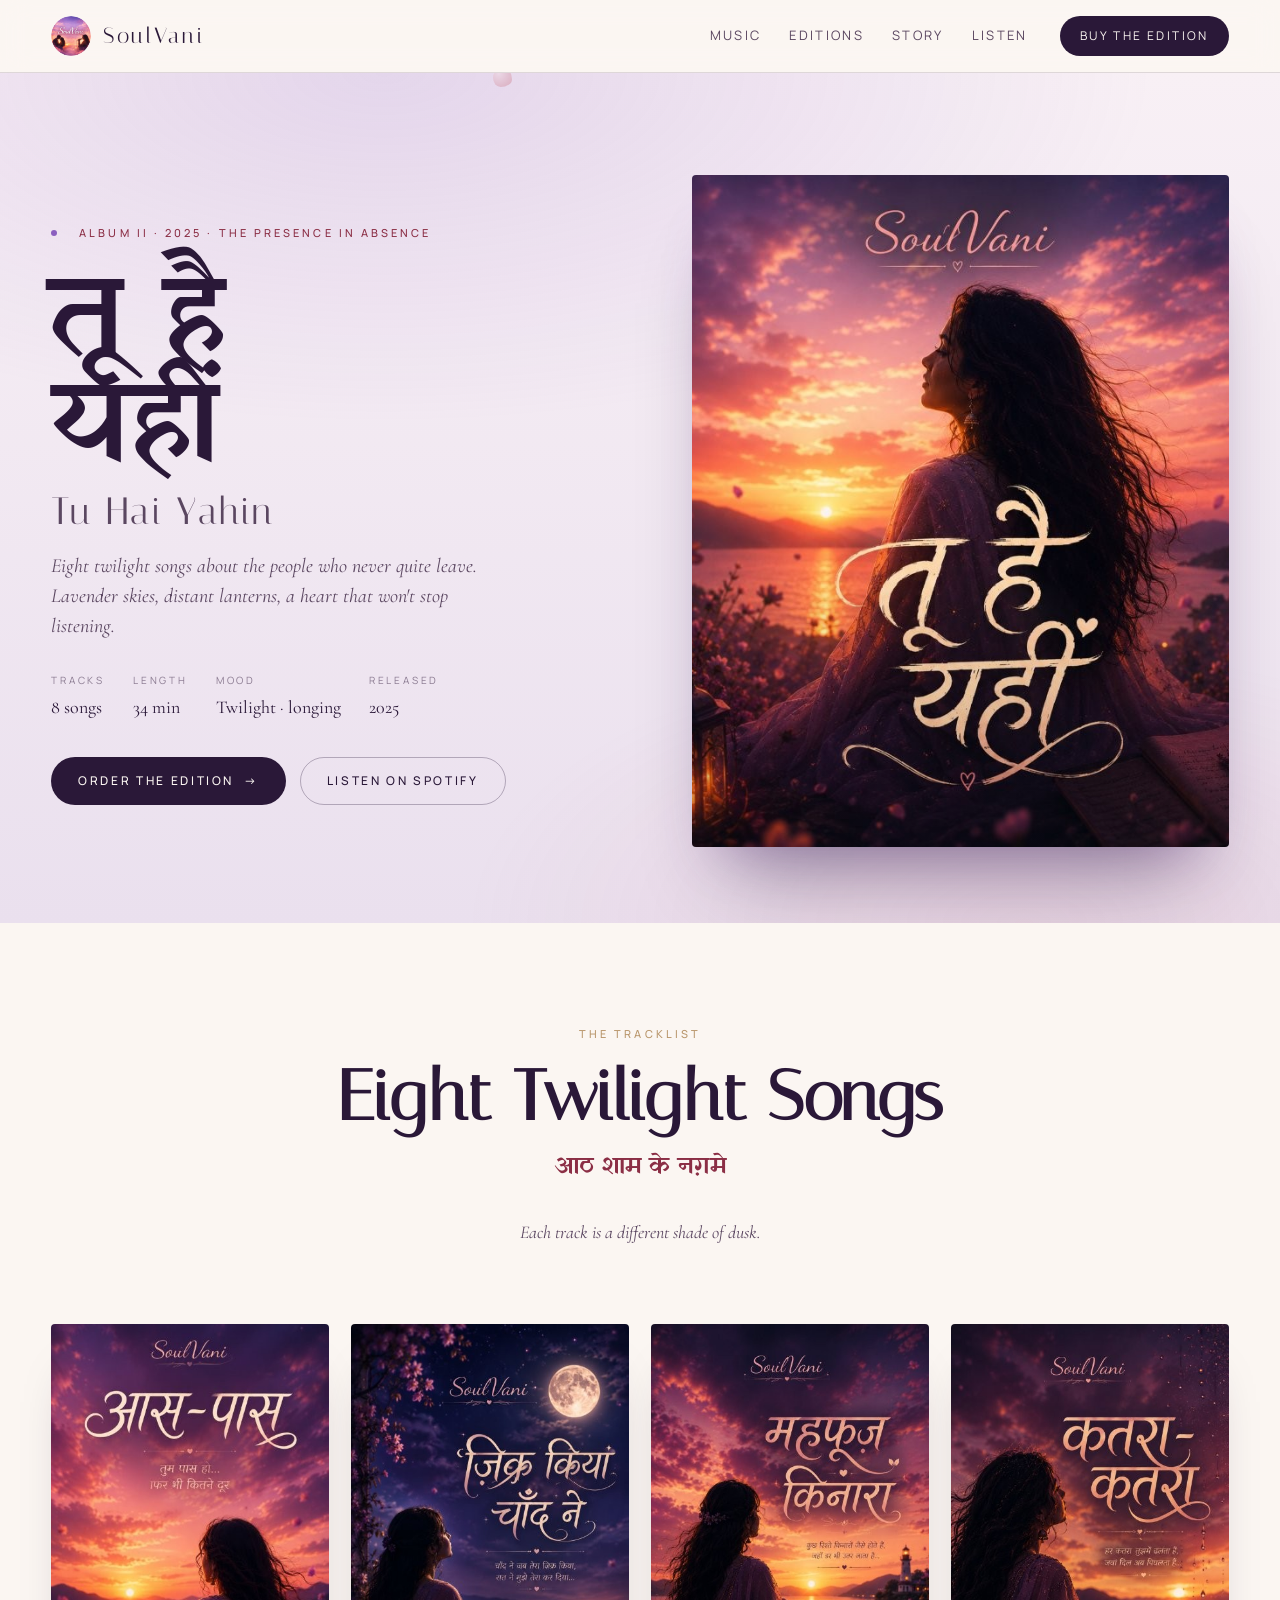
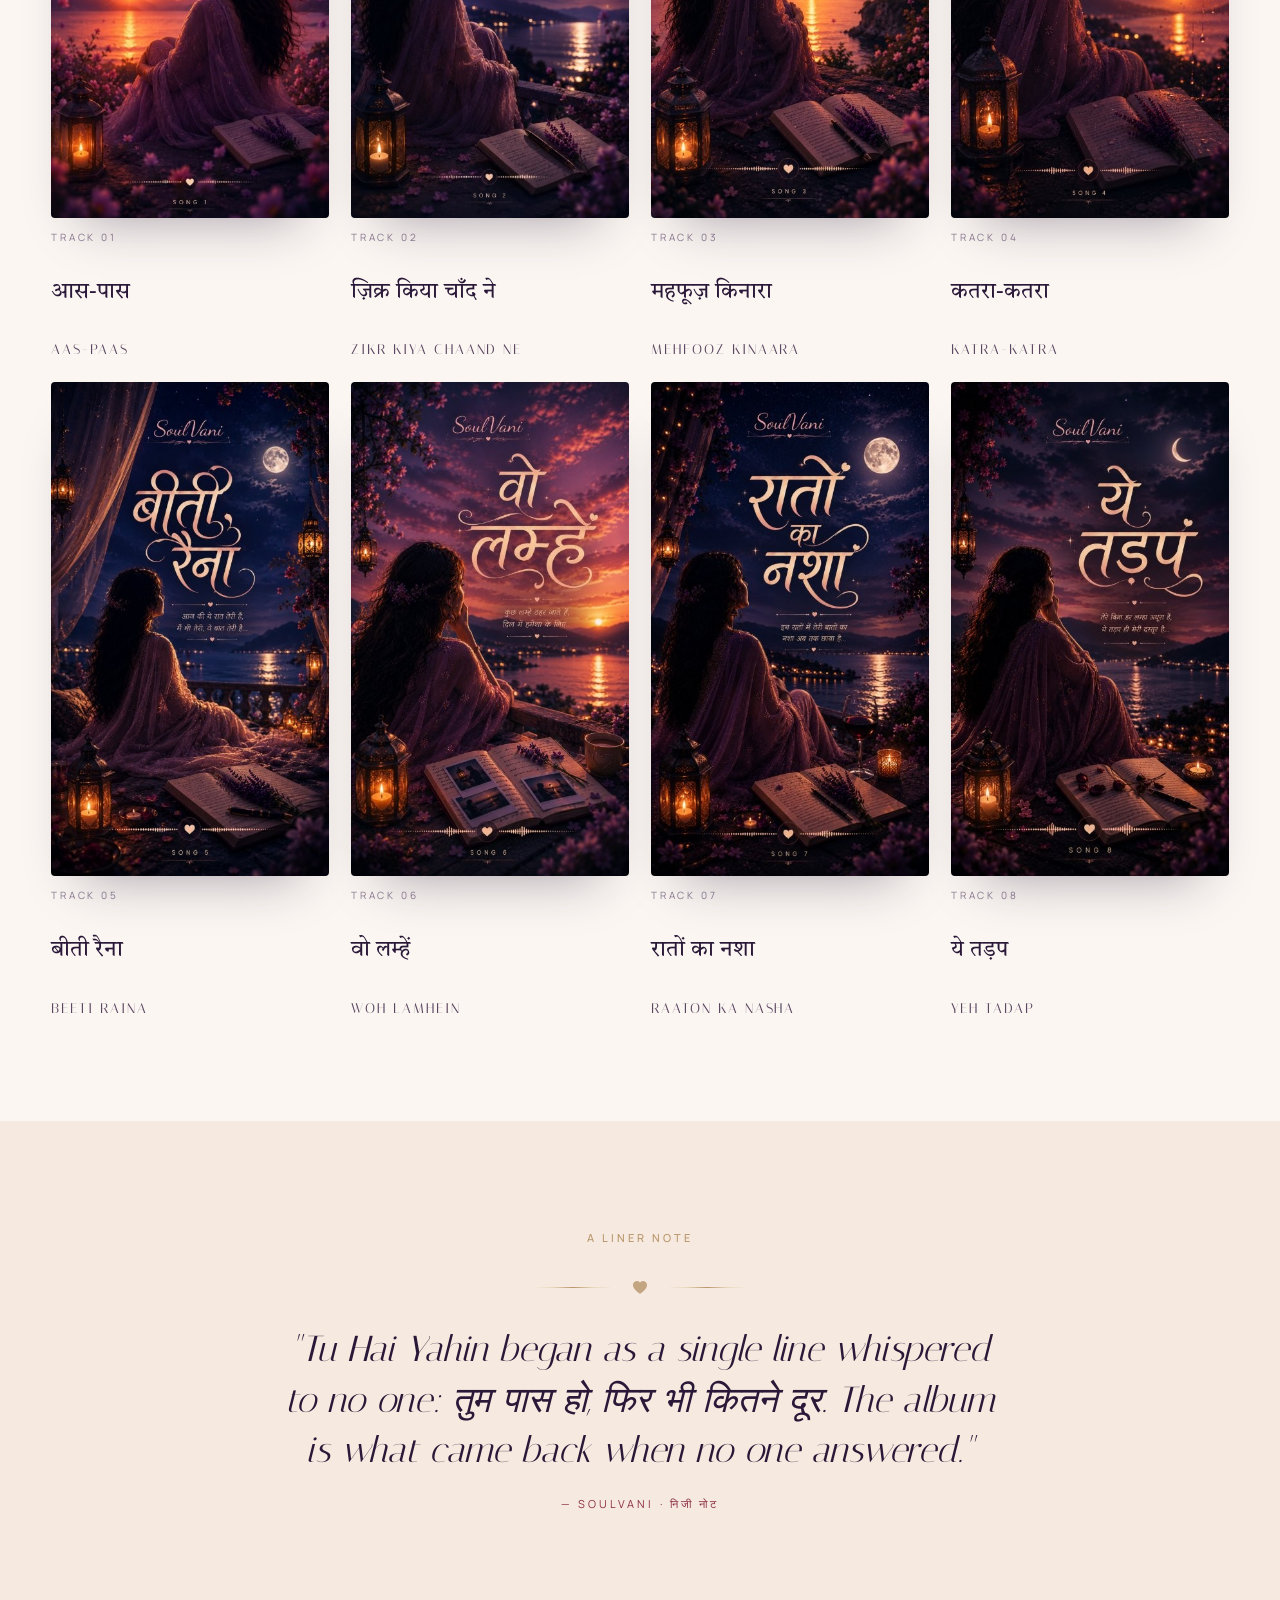
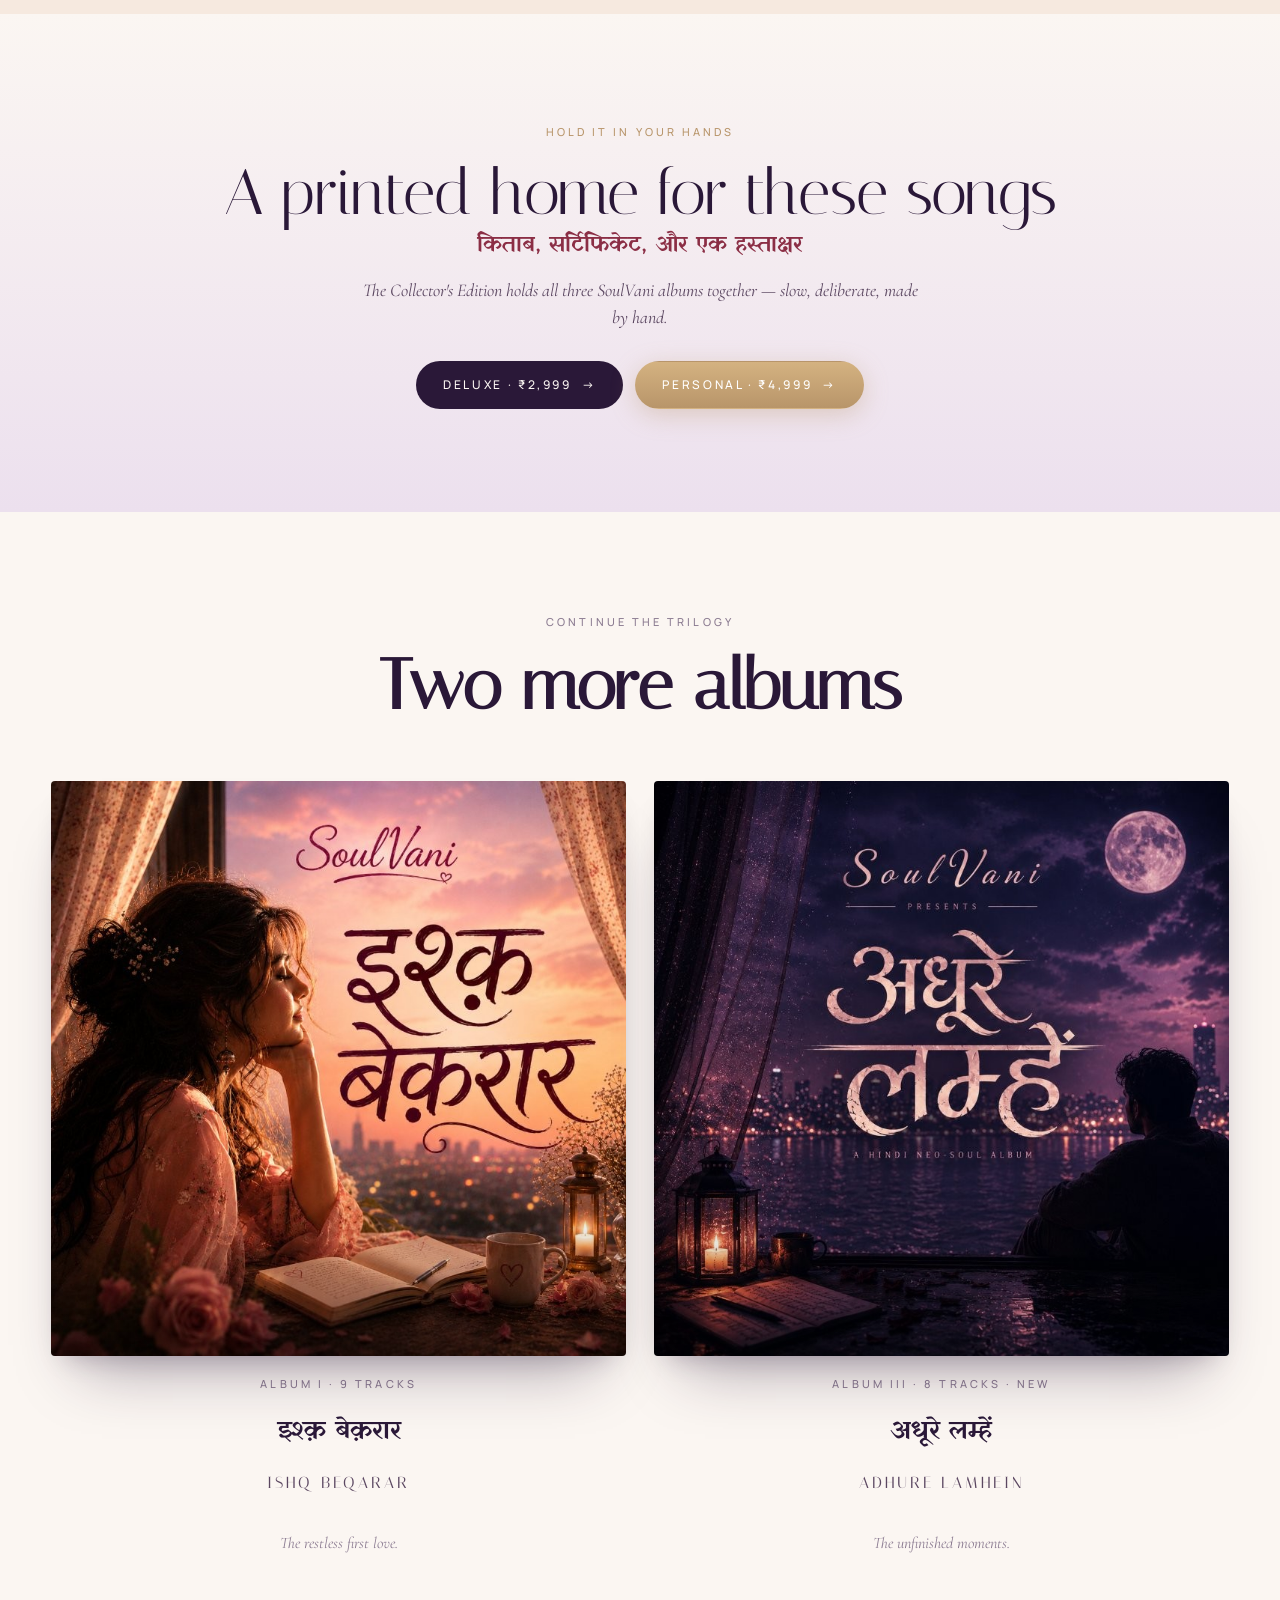
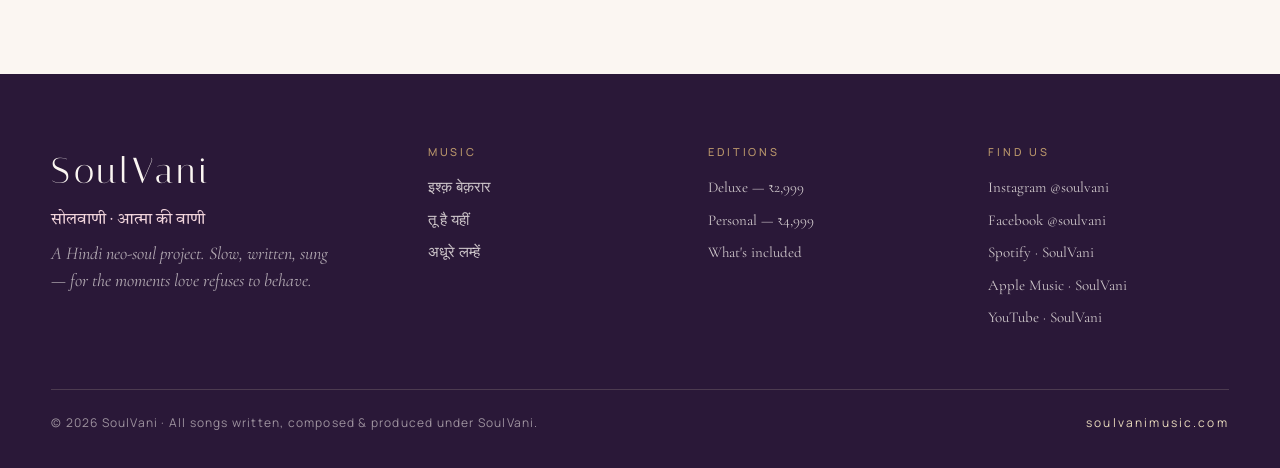
<file: albums/tu-hai-yahin.html>
<!DOCTYPE html>
<html lang="en">
<head>
<meta charset="UTF-8">
<meta name="viewport" content="width=device-width, initial-scale=1.0">
<title>तू है यहीं — SoulVani</title>
<link rel="icon" type="image/png" href="../assets/logo.png">
<link rel="stylesheet" href="../styles.css">
<link rel="stylesheet" href="../tweaks.css">
</head>
<body data-page="album">

<div id="nav-mount"></div>

<header class="album-hero theme-violet" data-screen-label="Album 2 — Tu Hai Yahin">
  <div class="petals" aria-hidden="true"></div>
  <div class="hero-grid">
    <div class="hero-text">
      <div class="eyebrow">
        <span style="display:inline-block;width:6px;height:6px;border-radius:50%;background:var(--lavender);vertical-align:middle;margin-right:10px;"></span>
        Album II · 2025 · The Presence in Absence
      </div>
      <h1 class="hero-title">
        तू है<br>यहीं
        <span class="en">Tu Hai Yahin</span>
      </h1>
      <p class="hero-sub">Eight twilight songs about the people who never quite leave. Lavender skies, distant lanterns, a heart that won't stop listening.</p>

      <div class="hero-meta">
        <div class="item"><span class="label">Tracks</span><span class="val">8 songs</span></div>
        <div class="item"><span class="label">Length</span><span class="val">34 min</span></div>
        <div class="item"><span class="label">Mood</span><span class="val">Twilight · longing</span></div>
        <div class="item"><span class="label">Released</span><span class="val">2025</span></div>
      </div>

      <div class="hero-ctas">
        <a href="../index.html#editions" data-buy="deluxe" class="btn btn-primary">
          Order the Edition <span class="arrow">→</span>
        </a>
        <a href="https://open.spotify.com/" target="_blank" class="btn btn-ghost">
          Listen on Spotify
        </a>
      </div>
    </div>

    <div class="hero-art">
      <img src="../assets/album-2-cover.jpg" alt="Tu Hai Yahin">
    </div>
  </div>
</header>

<section class="tracks" data-screen-label="Tracks">
  <div class="wrap">
    <div class="section-head">
      <span class="eyebrow gold">The Tracklist</span>
      <h2>Eight Twilight Songs</h2>
      <span class="hindi-sub">आठ शाम के नग़मे</span>
      <p class="lede">Each track is a different shade of dusk.</p>
    </div>

    <div class="tracks-grid">
      <a class="track" href="https://open.spotify.com/" target="_blank">
        <div class="track-art">
          <img src="../assets/album-2/track-1.jpg" alt="Aas-Paas">
          <span class="track-play"><svg viewBox="0 0 24 24" fill="currentColor"><path d="M8 5v14l11-7z"/></svg></span>
        </div>
        <span class="track-num">Track 01</span>
        <h3 class="track-title-hi">आस-पास</h3>
        <div class="track-title-en">Aas-Paas</div>
      </a>
      <a class="track" href="https://open.spotify.com/" target="_blank">
        <div class="track-art">
          <img src="../assets/album-2/track-2.jpg" alt="Zikr Kiya Chaand Ne">
          <span class="track-play"><svg viewBox="0 0 24 24" fill="currentColor"><path d="M8 5v14l11-7z"/></svg></span>
        </div>
        <span class="track-num">Track 02</span>
        <h3 class="track-title-hi">ज़िक्र किया चाँद ने</h3>
        <div class="track-title-en">Zikr Kiya Chaand Ne</div>
      </a>
      <a class="track" href="https://open.spotify.com/" target="_blank">
        <div class="track-art">
          <img src="../assets/album-2/track-3.jpg" alt="Mehfooz Kinaara">
          <span class="track-play"><svg viewBox="0 0 24 24" fill="currentColor"><path d="M8 5v14l11-7z"/></svg></span>
        </div>
        <span class="track-num">Track 03</span>
        <h3 class="track-title-hi">महफूज़ किनारा</h3>
        <div class="track-title-en">Mehfooz Kinaara</div>
      </a>
      <a class="track" href="https://open.spotify.com/" target="_blank">
        <div class="track-art">
          <img src="../assets/album-2/track-4.jpg" alt="Katra-Katra">
          <span class="track-play"><svg viewBox="0 0 24 24" fill="currentColor"><path d="M8 5v14l11-7z"/></svg></span>
        </div>
        <span class="track-num">Track 04</span>
        <h3 class="track-title-hi">कतरा-कतरा</h3>
        <div class="track-title-en">Katra-Katra</div>
      </a>
      <a class="track" href="https://open.spotify.com/" target="_blank">
        <div class="track-art">
          <img src="../assets/album-2/track-5.jpg" alt="Beeti Raina">
          <span class="track-play"><svg viewBox="0 0 24 24" fill="currentColor"><path d="M8 5v14l11-7z"/></svg></span>
        </div>
        <span class="track-num">Track 05</span>
        <h3 class="track-title-hi">बीती रैना</h3>
        <div class="track-title-en">Beeti Raina</div>
      </a>
      <a class="track" href="https://open.spotify.com/" target="_blank">
        <div class="track-art">
          <img src="../assets/album-2/track-6.jpg" alt="Woh Lamhein">
          <span class="track-play"><svg viewBox="0 0 24 24" fill="currentColor"><path d="M8 5v14l11-7z"/></svg></span>
        </div>
        <span class="track-num">Track 06</span>
        <h3 class="track-title-hi">वो लम्हें</h3>
        <div class="track-title-en">Woh Lamhein</div>
      </a>
      <a class="track" href="https://open.spotify.com/" target="_blank">
        <div class="track-art">
          <img src="../assets/album-2/track-7.jpg" alt="Raaton Ka Nasha">
          <span class="track-play"><svg viewBox="0 0 24 24" fill="currentColor"><path d="M8 5v14l11-7z"/></svg></span>
        </div>
        <span class="track-num">Track 07</span>
        <h3 class="track-title-hi">रातों का नशा</h3>
        <div class="track-title-en">Raaton Ka Nasha</div>
      </a>
      <a class="track" href="https://open.spotify.com/" target="_blank">
        <div class="track-art">
          <img src="../assets/album-2/track-8.jpg" alt="Yeh Tadap">
          <span class="track-play"><svg viewBox="0 0 24 24" fill="currentColor"><path d="M8 5v14l11-7z"/></svg></span>
        </div>
        <span class="track-num">Track 08</span>
        <h3 class="track-title-hi">ये तड़प</h3>
        <div class="track-title-en">Yeh Tadap</div>
      </a>
    </div>
  </div>
</section>

<section class="album-note" data-screen-label="Liner Note">
  <div class="wrap">
    <span class="eyebrow gold">A liner note</span>
    <div class="divider-petal"><span class="line"></span><svg viewBox="0 0 24 24" fill="currentColor"><path d="M12 21s-7-4.5-9-9.5C1.5 7 5 4 8 4c2 0 3 1 4 2 1-1 2-2 4-2 3 0 6.5 3 5 7.5-2 5-9 9.5-9 9.5z"/></svg><span class="line"></span></div>
    <blockquote>
      "<em>Tu Hai Yahin</em> began as a single line whispered to no one: <em>तुम पास हो, फिर भी कितने दूर.</em> The album is what came back when no one answered."
    </blockquote>
    <div class="author">— SoulVani · निजी नोट</div>
  </div>
</section>

<section style="background: linear-gradient(180deg, var(--bg), #ECE0EE); text-align: center;" data-screen-label="Buy CTA">
  <div class="wrap">
    <span class="eyebrow gold">Hold it in your hands</span>
    <h2 class="h-display" style="font-size: clamp(40px,5vw,64px); margin: 16px 0 8px;">A printed home for these songs</h2>
    <div class="h-hindi" style="font-family: var(--hindi-display); color: var(--rose-deep); font-size: 22px;">किताब, सर्टिफिकेट, और एक हस्ताक्षर</div>
    <p style="font-style: italic; color: var(--ink-soft); max-width: 560px; margin: 18px auto 30px;">
      The Collector's Edition holds all three SoulVani albums together — slow, deliberate, made by hand.
    </p>
    <div style="display:flex; justify-content:center; gap: 12px; flex-wrap: wrap;">
      <button class="btn btn-primary" data-buy="deluxe">Deluxe · ₹2,999 <span class="arrow">→</span></button>
      <button class="btn btn-gold" data-buy="personal">Personal · ₹4,999 <span class="arrow">→</span></button>
    </div>
  </div>
</section>

<section class="album-other" data-screen-label="Other Albums">
  <div class="wrap">
    <div class="section-head">
      <span class="eyebrow soft">Continue the trilogy</span>
      <h2>Two more albums</h2>
    </div>
    <div class="album-other-grid">
      <a href="ishq-beqarar.html" class="album-card">
        <div class="album-cover">
          <img src="../assets/album-1-cover.jpg" alt="Ishq Beqarar">
          <span class="listen">View album →</span>
        </div>
        <span class="eyebrow soft">Album I · 9 tracks</span>
        <h3 class="hindi-title">इश्क़ बेक़रार</h3>
        <div class="en-title">Ishq Beqarar</div>
        <p class="mood">The restless first love.</p>
      </a>
      <a href="adhure-lamhein.html" class="album-card">
        <div class="album-cover">
          <img src="../assets/album-3-cover.jpg" alt="Adhure Lamhein">
          <span class="listen">View album →</span>
        </div>
        <span class="eyebrow soft">Album III · 8 tracks · New</span>
        <h3 class="hindi-title">अधूरे लम्हें</h3>
        <div class="en-title">Adhure Lamhein</div>
        <p class="mood">The unfinished moments.</p>
      </a>
    </div>
  </div>
</section>

<div id="foot-mount"></div>
<div id="modal-mount"></div>

<script>window.__assetBase = '../';</script>
<script src="../partials.js"></script>
<script src="../app.js"></script>
</body>
</html>
</file>
<file: styles.css>
/* SoulVani — shared styles
   Romantic & poetic — soft pinks/violets, serif Hindi calligraphy, airy.
*/

@import url('https://fonts.googleapis.com/css2?family=Cormorant+Garamond:ital,wght@0,300;0,400;0,500;0,600;0,700;1,300;1,400;1,500;1,600&family=Italiana&family=Manrope:wght@300;400;500;600;700&family=Tiro+Devanagari+Hindi:ital@0;1&family=Yatra+One&display=swap');

:root {
  /* Romantic palette — default */
  --bg:          #FBF6F2;
  --bg-warm:    #F6E9DF;
  --panel:       #FFFFFF;
  --ink:         #2A1838;
  --ink-soft:    #5B4761;
  --ink-mute:    #8B7B91;
  --rose:        #C46778;
  --rose-deep:   #8B2E45;
  --rose-soft:   #F2D5DC;
  --lavender:    #8B5FBF;
  --lavender-soft:#E2D2EE;
  --gold:        #B8956A;
  --gold-soft:   #E8D9BC;
  --hairline:    rgba(42,24,56,0.14);
  --hairline-strong: rgba(42,24,56,0.30);

  --serif: "Cormorant Garamond", "Hoefler Text", Georgia, serif;
  --display: "Italiana", "Cormorant Garamond", serif;
  --hindi: "Tiro Devanagari Hindi", "Mukta", serif;
  --hindi-display: "Yatra One", "Tiro Devanagari Hindi", serif;
  --ui: "Manrope", "Helvetica Neue", system-ui, sans-serif;

  --maxw: 1280px;
  --pad: clamp(20px, 4vw, 56px);
}

* { box-sizing: border-box; }
html, body { margin: 0; padding: 0; }
body {
  background: var(--bg);
  color: var(--ink);
  font-family: var(--serif);
  font-size: 18px;
  line-height: 1.5;
  -webkit-font-smoothing: antialiased;
  overflow-x: hidden;
}
a { color: inherit; text-decoration: none; }
img { display: block; max-width: 100%; }
button { font: inherit; color: inherit; cursor: pointer; background: none; border: 0; }

.eyebrow {
  font-family: var(--ui);
  text-transform: uppercase;
  letter-spacing: 0.28em;
  font-size: 11px;
  font-weight: 500;
  color: var(--rose-deep);
}
.eyebrow.gold { color: var(--gold); }
.eyebrow.soft { color: var(--ink-mute); }

.h-display {
  font-family: var(--display);
  font-weight: 400;
  letter-spacing: -0.01em;
  line-height: 1.02;
  margin: 0;
}
.h-serif {
  font-family: var(--serif);
  font-weight: 400;
  line-height: 1.06;
  margin: 0;
}
.h-hindi {
  font-family: var(--hindi);
  font-weight: 400;
  line-height: 1.2;
  margin: 0;
}

.rule {
  display: flex; align-items: center; gap: 14px;
  color: var(--gold);
}
.rule::before, .rule::after {
  content: ""; flex: 1; height: 1px;
  background: linear-gradient(90deg, transparent, var(--gold) 50%, transparent);
  opacity: .55;
}
.rule .heart { font-size: 10px; transform: translateY(-1px); }

.divider-petal {
  display: flex; align-items: center; justify-content: center; gap: 18px;
  color: var(--gold); margin: 28px 0;
}
.divider-petal .line {
  width: 80px; height: 1px;
  background: linear-gradient(90deg, transparent, var(--gold-soft), var(--gold), var(--gold-soft), transparent);
}
.divider-petal svg { width: 18px; height: 18px; opacity: .8; }

/* ============ NAV ============ */
.nav {
  position: sticky; top: 0; z-index: 50;
  background: rgba(251,246,242,0.78);
  backdrop-filter: blur(14px);
  -webkit-backdrop-filter: blur(14px);
  border-bottom: 1px solid var(--hairline);
}
.nav-inner {
  max-width: var(--maxw); margin: 0 auto;
  padding: 16px var(--pad);
  display: flex; align-items: center; gap: 32px;
}
.nav-logo {
  display: flex; align-items: center; gap: 12px;
}
.nav-logo img { width: 40px; height: 40px; border-radius: 50%; }
.nav-logo .word {
  font-family: var(--display); font-size: 22px; letter-spacing: 0.12em;
  color: var(--ink);
}
.nav-links {
  display: flex; gap: 28px; margin-left: auto;
  font-family: var(--ui); font-size: 13px;
  text-transform: uppercase; letter-spacing: 0.18em; color: var(--ink-soft);
}
.nav-links a {
  position: relative; padding: 6px 0; transition: color .2s;
}
.nav-links a:hover { color: var(--rose-deep); }
.nav-links a.current { color: var(--ink); }
.nav-links a.current::after {
  content: ""; position: absolute; left: 0; right: 0; bottom: -2px;
  height: 1px; background: var(--rose-deep);
}
.nav-cta {
  font-family: var(--ui); font-size: 12px; letter-spacing: 0.2em;
  text-transform: uppercase; padding: 11px 20px;
  background: var(--ink); color: var(--bg);
  border-radius: 999px; transition: transform .15s ease, background .2s;
}
.nav-cta:hover { background: var(--rose-deep); transform: translateY(-1px); }

@media (max-width: 820px) {
  .nav-links { display: none; }
}

/* ============ BUTTONS ============ */
.btn {
  font-family: var(--ui); font-size: 12px; letter-spacing: 0.22em;
  text-transform: uppercase; font-weight: 500;
  padding: 14px 26px;
  border-radius: 999px;
  display: inline-flex; align-items: center; gap: 10px;
  transition: transform .15s, background .25s, color .25s, border-color .25s;
  cursor: pointer; border: 1px solid transparent;
}
.btn-primary {
  background: var(--ink); color: var(--bg);
}
.btn-primary:hover { background: var(--rose-deep); transform: translateY(-1px); }
.btn-ghost {
  background: transparent; color: var(--ink); border-color: var(--hairline-strong);
}
.btn-ghost:hover { border-color: var(--ink); background: var(--ink); color: var(--bg); }
.btn-gold {
  background: linear-gradient(180deg, #D4B281, #B8956A);
  color: #fff; box-shadow: 0 6px 24px rgba(184,149,106,0.35);
}
.btn-gold:hover { transform: translateY(-1px); filter: brightness(1.05); }
.btn .arrow { transition: transform .2s; }
.btn:hover .arrow { transform: translate(3px, 0); }

/* ============ SECTIONS ============ */
section { padding: clamp(60px, 8vw, 110px) var(--pad); }
.wrap { max-width: var(--maxw); margin: 0 auto; }
.section-head {
  display: flex; flex-direction: column; align-items: center; text-align: center;
  margin-bottom: 60px; gap: 16px;
}
.section-head .eyebrow { margin-bottom: 4px; }
.section-head h2 {
  font-family: var(--display);
  font-size: clamp(40px, 5.5vw, 72px);
  line-height: 1; margin: 0;
}
.section-head .hindi-sub {
  font-family: var(--hindi-display);
  font-size: clamp(18px, 2vw, 24px);
  color: var(--rose-deep);
  font-weight: 400;
}
.section-head p.lede {
  max-width: 560px; font-size: 18px; color: var(--ink-soft);
  font-style: italic;
}

/* ============ HERO (homepage) ============ */
.hero {
  position: relative;
  padding: clamp(40px, 6vw, 80px) var(--pad) clamp(60px, 8vw, 110px);
  overflow: hidden;
  background:
    radial-gradient(ellipse 1200px 600px at 80% -10%, rgba(196,103,120,0.12), transparent 60%),
    radial-gradient(ellipse 900px 500px at -10% 100%, rgba(139,95,191,0.10), transparent 60%),
    var(--bg);
}
.hero-grid {
  max-width: var(--maxw); margin: 0 auto;
  display: grid; grid-template-columns: 1.05fr 1fr; gap: clamp(40px, 6vw, 80px);
  align-items: center;
}
.hero-text .eyebrow { display: inline-flex; align-items: center; gap: 12px; }
.hero-text .eyebrow .dot { width: 6px; height: 6px; border-radius: 50%; background: var(--rose-deep); }
.hero-title {
  font-family: var(--hindi-display);
  font-size: clamp(64px, 9vw, 128px);
  line-height: 0.92; margin: 24px 0 8px;
  color: var(--ink);
  font-weight: 400;
}
.hero-title .en {
  display: block;
  font-family: var(--display);
  font-size: clamp(28px, 3vw, 44px);
  letter-spacing: 0.06em;
  color: var(--ink-soft);
  margin-top: 14px;
  font-weight: 400;
}
.hero-sub {
  font-style: italic; font-size: 20px; color: var(--ink-soft);
  max-width: 460px; margin: 22px 0 12px;
}
.hero-meta {
  display: flex; gap: 28px; margin-top: 32px; margin-bottom: 36px;
  flex-wrap: wrap;
}
.hero-meta .item {
  display: flex; flex-direction: column; gap: 6px;
}
.hero-meta .label {
  font-family: var(--ui); font-size: 10px; letter-spacing: 0.28em;
  text-transform: uppercase; color: var(--ink-mute);
}
.hero-meta .val {
  font-family: var(--serif); font-size: 18px; color: var(--ink);
}
.hero-ctas { display: flex; gap: 14px; flex-wrap: wrap; }

.hero-art {
  position: relative;
  aspect-ratio: 4/5;
  border-radius: 4px;
  overflow: hidden;
  box-shadow:
    0 60px 80px -40px rgba(42,24,56,0.45),
    0 30px 50px -30px rgba(139,95,191,0.35);
  transform: rotate(0deg);
}
.hero-art img { width: 100%; height: 100%; object-fit: cover; }
.hero-art::after {
  content: ""; position: absolute; inset: 0;
  background: linear-gradient(180deg, transparent 60%, rgba(0,0,0,0.18));
  pointer-events: none;
}
.hero-vinyl {
  position: absolute; top: 50%; right: -34%;
  width: 60%; aspect-ratio: 1; transform: translateY(-50%);
  border-radius: 50%;
  background:
    radial-gradient(circle, #2a1a30 0 12%, #1a0e22 12.5% 14%, #2a1a30 14.5% 100%);
  background-image:
    repeating-radial-gradient(circle, rgba(255,255,255,0.04) 0 1px, transparent 1px 4px),
    radial-gradient(circle, #5a3568 0 8%, #1a0e22 9% 100%);
  z-index: -1;
  opacity: 0.4;
  display: none;
}

@media (max-width: 900px) {
  .hero-grid { grid-template-columns: 1fr; }
  .hero-art { max-width: 440px; margin: 0 auto; }
}

/* falling petals */
.petals {
  position: absolute; inset: 0; pointer-events: none; overflow: hidden;
  z-index: 0;
}
.petal {
  position: absolute;
  width: 14px; height: 14px;
  background: radial-gradient(circle at 30% 30%, #F2D5DC, #C46778);
  border-radius: 60% 40% 60% 40% / 50% 60% 40% 50%;
  opacity: 0.6;
  animation: fall linear infinite;
  filter: blur(0.3px);
}
@keyframes fall {
  0%   { transform: translate3d(0, -20px, 0) rotate(0deg); }
  100% { transform: translate3d(40px, 110vh, 0) rotate(720deg); }
}

/* ============ ALBUM TRIO (homepage) ============ */
.trio {
  background:
    linear-gradient(180deg, var(--bg), #F4E7DE);
}
.trio-grid {
  display: grid; grid-template-columns: repeat(3, 1fr); gap: 32px;
}
@media (max-width: 880px) { .trio-grid { grid-template-columns: 1fr; gap: 48px; } }

.album-card {
  display: flex; flex-direction: column; gap: 20px;
  text-align: center; cursor: pointer;
  transition: transform .35s ease;
}
.album-card:hover { transform: translateY(-6px); }
.album-cover {
  position: relative;
  aspect-ratio: 1;
  border-radius: 4px; overflow: hidden;
  box-shadow:
    0 40px 60px -30px rgba(42,24,56,0.4),
    0 14px 24px -14px rgba(42,24,56,0.25);
}
.album-cover img { width: 100%; height: 100%; object-fit: cover; transition: transform .8s ease; }
.album-card:hover .album-cover img { transform: scale(1.04); }
.album-cover::after {
  content: ""; position: absolute; inset: 0;
  background: linear-gradient(180deg, transparent 70%, rgba(0,0,0,0.25));
}
.album-cover .listen {
  position: absolute; bottom: 18px; left: 50%; transform: translateX(-50%);
  font-family: var(--ui); font-size: 11px; letter-spacing: 0.3em;
  text-transform: uppercase; color: #fff;
  opacity: 0; transition: opacity .3s;
  display: inline-flex; align-items: center; gap: 8px;
}
.album-card:hover .album-cover .listen { opacity: 1; }
.album-card .hindi-title {
  font-family: var(--hindi-display); font-size: 32px; color: var(--ink);
  font-weight: 400; margin: 0;
}
.album-card .en-title {
  font-family: var(--display); font-size: 16px; letter-spacing: 0.18em;
  text-transform: uppercase; color: var(--ink-soft);
}
.album-card .mood {
  font-style: italic; color: var(--ink-mute); font-size: 16px;
}

/* ============ EDITIONS ============ */
.editions {
  background:
    radial-gradient(ellipse 800px 400px at 50% 0%, rgba(184,149,106,0.10), transparent 70%),
    var(--bg);
  position: relative;
}
.editions::before {
  content: ""; position: absolute; left: 0; right: 0; top: 0; height: 1px;
  background: linear-gradient(90deg, transparent, var(--hairline), transparent);
}
.ed-grid {
  display: grid; grid-template-columns: 1fr 1fr; gap: 28px;
}
@media (max-width: 880px) { .ed-grid { grid-template-columns: 1fr; } }

.ed-card {
  background: var(--panel);
  border-radius: 6px;
  padding: 44px 40px 36px;
  position: relative;
  border: 1px solid var(--hairline);
  display: flex; flex-direction: column; gap: 28px;
  box-shadow: 0 30px 60px -40px rgba(42,24,56,0.18);
}
.ed-card.featured {
  background: linear-gradient(180deg, #FFFFFF, #FCF3EC);
  border-color: var(--gold-soft);
}
.ed-card.featured::before {
  content: ""; position: absolute; inset: 0; border-radius: 6px;
  padding: 1px;
  background: linear-gradient(180deg, var(--gold), transparent 70%);
  -webkit-mask: linear-gradient(#000 0 0) content-box, linear-gradient(#000 0 0);
  -webkit-mask-composite: xor; mask-composite: exclude;
  pointer-events: none;
}
.ed-badge {
  position: absolute; top: -12px; left: 40px;
  font-family: var(--ui); font-size: 10px; letter-spacing: 0.28em;
  text-transform: uppercase; padding: 6px 14px;
  background: var(--gold); color: #fff; border-radius: 999px;
}
.ed-head {
  display: flex; flex-direction: column; gap: 10px;
}
.ed-head .name {
  font-family: var(--display); font-size: 38px; letter-spacing: 0.04em;
}
.ed-head .hindi {
  font-family: var(--hindi); font-size: 18px; color: var(--rose-deep);
}
.ed-price {
  display: flex; align-items: baseline; gap: 8px;
}
.ed-price .rupee { font-size: 26px; color: var(--ink-soft); }
.ed-price .amount {
  font-family: var(--display); font-size: 56px; line-height: 1;
}
.ed-price .units {
  font-family: var(--ui); font-size: 11px; letter-spacing: 0.22em;
  text-transform: uppercase; color: var(--ink-mute);
  margin-left: 10px;
}
.ed-tag {
  font-style: italic; color: var(--ink-soft);
}
.ed-list {
  list-style: none; margin: 0; padding: 0;
  display: flex; flex-direction: column; gap: 18px;
}
.ed-list li {
  display: grid; grid-template-columns: 28px 1fr; gap: 16px;
  align-items: start;
}
.ed-list .ico {
  width: 28px; height: 28px; display: inline-flex; align-items: center; justify-content: center;
  color: var(--gold);
}
.ed-list .ico svg { width: 22px; height: 22px; stroke: currentColor; fill: none; stroke-width: 1.4; }
.ed-list .it-name {
  font-family: var(--serif); font-weight: 500; font-size: 17px; letter-spacing: 0.02em;
}
.ed-list .it-desc {
  font-family: var(--ui); font-size: 12.5px; color: var(--ink-mute);
  letter-spacing: 0.02em; margin-top: 3px;
}
.ed-list li.muted .it-name,
.ed-list li.muted .it-desc { color: var(--ink-mute); opacity: .5; }
.ed-list li.muted .ico { color: var(--ink-mute); opacity: .35; }
.ed-card .btn { align-self: stretch; justify-content: center; }
.ed-card .stamp {
  font-family: var(--ui); font-size: 11px; letter-spacing: 0.24em;
  text-transform: uppercase; color: var(--ink-mute);
  text-align: center;
}

/* ============ STREAMING ============ */
.stream {
  background: var(--ink);
  color: var(--bg);
  text-align: center;
}
.stream .section-head h2 { color: var(--bg); }
.stream .section-head .hindi-sub { color: var(--rose-soft); }
.stream .section-head .eyebrow { color: var(--gold-soft); }
.stream .section-head p.lede { color: rgba(251,246,242,0.7); }
.stream-row {
  display: flex; gap: 24px; justify-content: center; flex-wrap: wrap;
  margin-top: 12px;
}
.stream-card {
  flex: 1; min-width: 240px; max-width: 320px;
  padding: 36px 24px;
  border: 1px solid rgba(232,217,188,0.18);
  border-radius: 6px;
  display: flex; flex-direction: column; align-items: center; gap: 16px;
  transition: background .3s, border-color .3s;
}
.stream-card:hover { background: rgba(255,255,255,0.04); border-color: var(--gold); }
.stream-card .logo {
  width: 56px; height: 56px; display: flex; align-items: center; justify-content: center;
}
.stream-card .name {
  font-family: var(--display); font-size: 22px; letter-spacing: 0.08em;
}
.stream-card .listen {
  font-family: var(--ui); font-size: 11px; letter-spacing: 0.26em;
  text-transform: uppercase; color: var(--gold);
  display: inline-flex; align-items: center; gap: 8px;
}

/* ============ ARTIST / STORY ============ */
.story {
  background: #F6E9DF;
  position: relative;
}
.story-grid {
  display: grid; grid-template-columns: 1fr 1.4fr; gap: clamp(40px, 6vw, 90px);
  align-items: center;
}
@media (max-width: 880px) { .story-grid { grid-template-columns: 1fr; } }
.story-portrait {
  aspect-ratio: 4/5; border-radius: 4px; overflow: hidden;
  box-shadow: 0 40px 60px -30px rgba(42,24,56,0.35);
  position: relative;
}
.story-portrait img { width: 100%; height: 100%; object-fit: cover; }
.story h2 {
  font-family: var(--display);
  font-size: clamp(40px, 5vw, 64px);
  margin: 16px 0;
}
.story .hindi-sub {
  font-family: var(--hindi-display); color: var(--rose-deep);
  font-size: 26px; margin-top: 0;
}
.story p { font-size: 19px; line-height: 1.65; color: var(--ink-soft); margin: 16px 0; }
.story p.signature {
  font-family: var(--display); font-style: italic; font-size: 22px; color: var(--ink);
  margin-top: 28px;
}

/* ============ NEWSLETTER ============ */
.news {
  text-align: center;
  background:
    radial-gradient(ellipse 700px 360px at 50% 50%, rgba(196,103,120,0.10), transparent 70%),
    var(--bg);
}
.news h2 { font-family: var(--display); font-size: clamp(36px, 4.5vw, 56px); margin: 0; }
.news .hindi-sub { font-family: var(--hindi-display); color: var(--rose-deep); font-size: 22px; margin-top: 8px; }
.news p { font-style: italic; color: var(--ink-soft); max-width: 480px; margin: 14px auto 28px; }
.news form {
  display: flex; max-width: 460px; margin: 0 auto; gap: 8px;
  background: var(--panel); padding: 6px; border-radius: 999px;
  border: 1px solid var(--hairline);
  box-shadow: 0 10px 30px -20px rgba(42,24,56,0.2);
}
.news input {
  flex: 1; border: 0; outline: 0; background: transparent;
  padding: 12px 18px; font-family: var(--serif); font-size: 16px;
  color: var(--ink);
}
.news input::placeholder { color: var(--ink-mute); font-style: italic; }
.news button {
  font-family: var(--ui); font-size: 11px; letter-spacing: 0.22em;
  text-transform: uppercase;
  padding: 12px 22px; background: var(--ink); color: var(--bg);
  border-radius: 999px; transition: background .3s;
}
.news button:hover { background: var(--rose-deep); }
.news .thanks {
  font-family: var(--display); font-style: italic; font-size: 20px;
  color: var(--rose-deep); margin-top: 16px; opacity: 0; transition: opacity .4s;
}
.news .thanks.on { opacity: 1; }

/* ============ FOOTER ============ */
.foot {
  background: var(--ink);
  color: var(--bg);
  padding: 70px var(--pad) 36px;
}
.foot-inner { max-width: var(--maxw); margin: 0 auto; }
.foot-top {
  display: grid; grid-template-columns: 1.4fr 1fr 1fr 1fr; gap: 40px;
  padding-bottom: 50px;
  border-bottom: 1px solid rgba(232,217,188,0.18);
}
@media (max-width: 860px) {
  .foot-top { grid-template-columns: 1fr 1fr; gap: 40px 24px; }
}
.foot-brand .word {
  font-family: var(--display); font-size: 36px; letter-spacing: 0.1em;
}
.foot-brand .tag {
  font-style: italic; color: rgba(251,246,242,0.65);
  margin-top: 8px; max-width: 280px;
}
.foot-brand .hindi { font-family: var(--hindi); color: var(--rose-soft); margin-top: 10px; font-size: 16px; }
.foot-col h4 {
  font-family: var(--ui); font-size: 11px; letter-spacing: 0.26em;
  text-transform: uppercase; color: var(--gold); margin: 0 0 16px;
  font-weight: 500;
}
.foot-col a {
  display: block; color: rgba(251,246,242,0.78); margin-bottom: 10px;
  font-size: 15px; transition: color .2s;
}
.foot-col a:hover { color: var(--bg); }
.foot-bot {
  padding-top: 24px;
  display: flex; justify-content: space-between; align-items: center;
  flex-wrap: wrap; gap: 16px;
  font-family: var(--ui); font-size: 12px; letter-spacing: 0.1em;
  color: rgba(251,246,242,0.55);
}
.foot-bot .dom { color: var(--gold-soft); letter-spacing: 0.18em; }

/* ============ MODAL (checkout) ============ */
.modal-back {
  position: fixed; inset: 0; z-index: 100;
  background: rgba(20,10,30,0.55);
  backdrop-filter: blur(8px); -webkit-backdrop-filter: blur(8px);
  display: none; align-items: center; justify-content: center;
  padding: 20px;
  animation: fadein .25s ease;
}
.modal-back.on { display: flex; }
@keyframes fadein { from { opacity: 0; } to { opacity: 1; } }
.modal {
  background: var(--bg); color: var(--ink);
  width: 100%; max-width: 460px;
  border-radius: 14px; overflow: hidden;
  box-shadow: 0 60px 100px -30px rgba(0,0,0,0.5);
  animation: pop .35s cubic-bezier(.2,.8,.2,1);
}
@keyframes pop { from { opacity: 0; transform: translateY(20px) scale(.98); } to { opacity: 1; transform: none; } }
.modal-head {
  padding: 18px 24px;
  display: flex; align-items: center; justify-content: space-between;
  background: var(--panel);
  border-bottom: 1px solid var(--hairline);
}
.modal-head .brand {
  font-family: var(--display); font-size: 18px; letter-spacing: 0.1em;
  display: flex; align-items: center; gap: 10px;
}
.modal-head .brand img { width: 24px; height: 24px; border-radius: 50%; }
.modal-head .close {
  width: 28px; height: 28px; border-radius: 50%;
  display: flex; align-items: center; justify-content: center;
  font-size: 18px; color: var(--ink-mute);
}
.modal-head .close:hover { color: var(--ink); }
.modal-body { padding: 24px; }
.modal-summary {
  background: linear-gradient(180deg, #FFF8F0, #FCEFE3);
  border: 1px solid var(--gold-soft);
  border-radius: 8px; padding: 18px;
  display: flex; align-items: center; justify-content: space-between;
  margin-bottom: 22px;
}
.modal-summary .label {
  font-family: var(--ui); font-size: 10px; letter-spacing: 0.26em; text-transform: uppercase;
  color: var(--gold); margin-bottom: 4px;
}
.modal-summary .name { font-family: var(--display); font-size: 22px; letter-spacing: 0.04em; }
.modal-summary .total { font-family: var(--display); font-size: 26px; }
.modal-section { margin-bottom: 18px; }
.modal-section .label {
  font-family: var(--ui); font-size: 10px; letter-spacing: 0.26em; text-transform: uppercase;
  color: var(--ink-mute); margin-bottom: 10px; display: block;
}
.modal-pay-options {
  display: grid; grid-template-columns: repeat(3, 1fr); gap: 8px;
}
.pay-opt {
  border: 1px solid var(--hairline); border-radius: 8px;
  padding: 12px 8px; text-align: center;
  font-family: var(--ui); font-size: 12px; color: var(--ink-soft);
  cursor: pointer; transition: all .2s;
  display: flex; flex-direction: column; align-items: center; gap: 6px;
}
.pay-opt:hover, .pay-opt.sel { border-color: var(--ink); color: var(--ink); background: #fff; }
.pay-opt svg { width: 20px; height: 20px; }
.modal-input {
  width: 100%; padding: 12px 14px;
  border: 1px solid var(--hairline); border-radius: 8px;
  font-family: var(--serif); font-size: 16px; color: var(--ink);
  background: #fff; outline: 0;
  transition: border-color .2s;
}
.modal-input:focus { border-color: var(--ink); }
.modal-row { display: grid; grid-template-columns: 1fr 1fr; gap: 8px; }
.modal-foot {
  padding: 18px 24px 22px;
  background: var(--panel);
  border-top: 1px solid var(--hairline);
}
.modal-foot .btn { width: 100%; justify-content: center; }
.modal-foot .secure {
  text-align: center;
  font-family: var(--ui); font-size: 10px; letter-spacing: 0.22em;
  text-transform: uppercase; color: var(--ink-mute); margin-top: 12px;
}
.modal-success {
  padding: 60px 30px; text-align: center;
}
.modal-success .check {
  width: 70px; height: 70px; margin: 0 auto 20px;
  border-radius: 50%; background: var(--rose-soft);
  display: flex; align-items: center; justify-content: center; color: var(--rose-deep);
}
.modal-success h3 {
  font-family: var(--display); font-size: 32px; margin: 0 0 8px;
}
.modal-success .hindi { font-family: var(--hindi-display); color: var(--rose-deep); margin-bottom: 14px; }
.modal-success p { color: var(--ink-soft); }

/* ============ ALBUM PAGES ============ */
.album-hero {
  position: relative;
  padding: clamp(60px, 8vw, 110px) var(--pad) clamp(40px, 6vw, 80px);
  overflow: hidden;
}
.album-hero.theme-rose {
  background:
    radial-gradient(ellipse 1100px 500px at 50% 0%, rgba(196,103,120,0.16), transparent 70%),
    linear-gradient(180deg, #FBF6F2, #F8E8EC);
}
.album-hero.theme-violet {
  background:
    radial-gradient(ellipse 1100px 500px at 30% 0%, rgba(139,95,191,0.18), transparent 70%),
    radial-gradient(ellipse 800px 400px at 80% 100%, rgba(196,103,120,0.12), transparent 70%),
    linear-gradient(180deg, #F8F0F5, #EAE0EE);
}
.album-hero.theme-night {
  background:
    radial-gradient(ellipse 1100px 500px at 50% 0%, rgba(139,95,191,0.18), transparent 70%),
    linear-gradient(180deg, #1B0F2C, #14091F);
  color: #F3E8DD;
}
.album-hero.theme-night .eyebrow { color: var(--gold); }
.album-hero.theme-night .hero-title,
.album-hero.theme-night .hero-title .en,
.album-hero.theme-night .hero-meta .val { color: #F3E8DD; }
.album-hero.theme-night .hero-meta .label { color: rgba(243,232,221,0.55); }
.album-hero.theme-night .hero-sub { color: rgba(243,232,221,0.7); }
.album-hero.theme-night .btn-ghost { color: #F3E8DD; border-color: rgba(243,232,221,0.3); }
.album-hero.theme-night .btn-ghost:hover { background: #F3E8DD; color: var(--ink); }

.tracks {
  background: var(--bg);
}
.tracks-grid {
  display: grid; grid-template-columns: repeat(4, 1fr); gap: 22px;
}
@media (max-width: 1080px) { .tracks-grid { grid-template-columns: repeat(3, 1fr); } }
@media (max-width: 760px) { .tracks-grid { grid-template-columns: repeat(2, 1fr); } }
@media (max-width: 480px) { .tracks-grid { grid-template-columns: 1fr; } }

.track {
  display: flex; flex-direction: column; gap: 12px;
  cursor: pointer; transition: transform .3s;
}
.track:hover { transform: translateY(-4px); }
.track-art {
  position: relative;
  aspect-ratio: 9/16;
  border-radius: 4px; overflow: hidden;
  box-shadow: 0 30px 50px -30px rgba(42,24,56,0.4);
}
.track-art img { width: 100%; height: 100%; object-fit: cover; transition: transform .6s ease; }
.track:hover .track-art img { transform: scale(1.04); }
.track-art::after {
  content: ""; position: absolute; inset: 0;
  background: linear-gradient(180deg, transparent 60%, rgba(0,0,0,0.4));
  opacity: 0; transition: opacity .3s;
}
.track:hover .track-art::after { opacity: 1; }
.track-play {
  position: absolute; left: 50%; top: 50%;
  transform: translate(-50%, -50%) scale(.85);
  width: 56px; height: 56px; border-radius: 50%;
  background: rgba(255,255,255,0.92); color: var(--ink);
  display: flex; align-items: center; justify-content: center;
  opacity: 0; transition: opacity .3s, transform .3s;
}
.track:hover .track-play { opacity: 1; transform: translate(-50%, -50%) scale(1); }
.track-play svg { width: 22px; height: 22px; }
.track-num {
  font-family: var(--ui); font-size: 10px; letter-spacing: 0.28em;
  text-transform: uppercase; color: var(--ink-mute);
}
.track-title-hi {
  font-family: var(--hindi); font-size: 22px; color: var(--ink); line-height: 1.2;
  font-weight: 400;
}
.track-title-en {
  font-family: var(--display); font-size: 14px; letter-spacing: 0.14em;
  text-transform: uppercase; color: var(--ink-soft);
}

.album-note {
  background: var(--bg-warm);
  text-align: center;
}
.album-note blockquote {
  max-width: 720px; margin: 0 auto;
  font-family: var(--display); font-style: italic; font-size: clamp(24px, 3vw, 36px);
  color: var(--ink); line-height: 1.4;
}
.album-note .author {
  font-family: var(--ui); font-size: 11px; letter-spacing: 0.28em;
  text-transform: uppercase; color: var(--rose-deep); margin-top: 20px;
}

.album-other {
  background: var(--bg);
}
.album-other-grid {
  display: grid; grid-template-columns: 1fr 1fr; gap: 28px;
}
@media (max-width: 760px) { .album-other-grid { grid-template-columns: 1fr; } }
.album-other .album-card .hindi-title { font-size: 26px; }

/* ============ TWEAKS panel (will be on right) ============ */
.tweaks-toggle-hint {
  position: fixed; bottom: 18px; left: 18px; z-index: 40;
  font-family: var(--ui); font-size: 10px; letter-spacing: 0.22em;
  text-transform: uppercase; color: var(--ink-mute);
  padding: 8px 12px; border: 1px solid var(--hairline);
  border-radius: 999px; background: rgba(255,255,255,0.6);
  pointer-events: none; opacity: 0;
}

/* ============ THEME variants (set on body) ============ */
body.theme-violet {
  --bg: #F4ECEE;
  --bg-warm: #EADEE7;
  --ink: #2C1430;
  --rose: #B3527E;
  --rose-deep: #6A2A56;
  --lavender: #6C4FAA;
}
body.theme-night {
  --bg: #14091F;
  --bg-warm: #1F1131;
  --panel: #1F1131;
  --ink: #F3E8DD;
  --ink-soft: rgba(243,232,221,0.75);
  --ink-mute: rgba(243,232,221,0.5);
  --rose: #D08294;
  --rose-deep: #E0A0AE;
  --rose-soft: #4A1F30;
  --hairline: rgba(243,232,221,0.14);
  --hairline-strong: rgba(243,232,221,0.30);
}
body.theme-night .nav { background: rgba(20,9,31,0.78); }
body.theme-night .album-card .hindi-title,
body.theme-night .album-card .en-title { color: var(--ink); }
body.theme-night .news input { color: var(--ink); }
body.theme-night .news input::placeholder { color: rgba(243,232,221,0.5); }
body.theme-night .modal { background: var(--panel); }
body.theme-night .modal-head, body.theme-night .modal-foot { background: #2A1844; }
body.theme-night .modal-input { background: #2A1844; color: var(--ink); border-color: var(--hairline); }
body.theme-night .pay-opt { color: var(--ink-soft); border-color: var(--hairline); }
body.theme-night .pay-opt:hover, body.theme-night .pay-opt.sel { background: #2A1844; color: var(--ink); border-color: var(--ink); }
body.theme-night .ed-card { background: #1F1131; }
body.theme-night .ed-card.featured { background: linear-gradient(180deg, #261739, #1F1131); }
</file>
<file: tweaks.css>
/* Tweaks panel */
#tweaks-panel {
  position: fixed; right: 18px; bottom: 18px; z-index: 90;
  width: 280px;
  background: #fff; color: var(--ink);
  border: 1px solid var(--hairline);
  border-radius: 14px;
  box-shadow: 0 30px 60px -20px rgba(42,24,56,0.35);
  font-family: var(--ui);
  display: none;
}
#tweaks-panel.on { display: block; }
.tw-head {
  padding: 14px 16px;
  display: flex; justify-content: space-between; align-items: center;
  border-bottom: 1px solid var(--hairline);
}
.tw-title {
  font-family: var(--display); font-size: 18px; letter-spacing: 0.12em;
}
.tw-close {
  width: 26px; height: 26px; border-radius: 50%;
  display: flex; align-items: center; justify-content: center;
  font-size: 18px; color: var(--ink-mute);
}
.tw-close:hover { color: var(--ink); }
.tw-body { padding: 16px; }
.tw-section { margin-bottom: 18px; }
.tw-label {
  font-size: 10px; letter-spacing: 0.26em; text-transform: uppercase;
  color: var(--ink-mute); margin-bottom: 10px;
}
.tw-seg {
  display: grid; grid-template-columns: repeat(3, 1fr); gap: 4px;
  background: var(--bg-warm); padding: 4px; border-radius: 8px;
}
.tw-seg button {
  padding: 8px; font-size: 11px; letter-spacing: 0.14em;
  text-transform: uppercase; border-radius: 6px;
  color: var(--ink-soft); transition: all .2s;
}
.tw-seg button.on { background: #fff; color: var(--ink); box-shadow: 0 1px 3px rgba(0,0,0,0.08); }
.tw-toggle {
  display: inline-flex; align-items: center; gap: 8px;
  padding: 6px 12px; border-radius: 999px;
  border: 1px solid var(--hairline);
  font-size: 11px; letter-spacing: 0.14em; text-transform: uppercase;
  color: var(--ink-soft);
}
.tw-toggle.on { background: var(--ink); color: var(--bg); border-color: var(--ink); }
.tw-toggle .dot { width: 8px; height: 8px; border-radius: 50%; background: var(--ink-mute); }
.tw-toggle.on .dot { background: var(--gold); }
.tw-foot {
  font-family: var(--serif); font-style: italic; font-size: 12px;
  color: var(--ink-mute); border-top: 1px solid var(--hairline);
  padding-top: 12px; margin-top: 8px; text-align: center;
}
body.theme-night #tweaks-panel { background: #1F1131; }
body.theme-night .tw-seg { background: #2A1844; }
body.theme-night .tw-seg button.on { background: #3D2459; color: var(--ink); }
</file>
